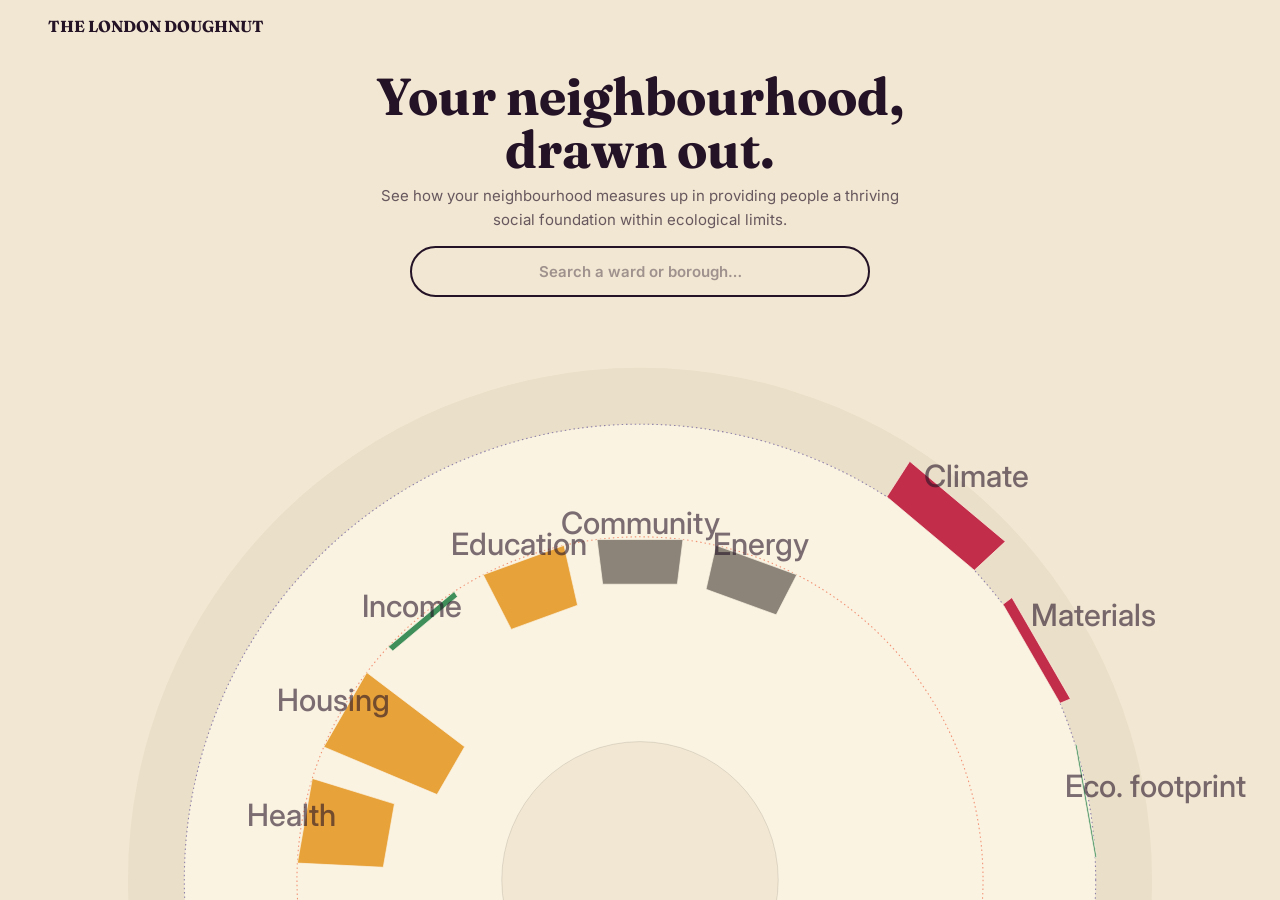
<file: index.html>
<!DOCTYPE html>
<html lang="en">
<head>
    <meta charset="UTF-8">
    <meta name="viewport" content="width=device-width, initial-scale=1.0">
    <title>The London Doughnut</title>
    <link rel="stylesheet" href="css/styles.css?v=31">
    <link rel="stylesheet" href="css/home.css?v=6">
</head>
<body>
    <header class="home-header">
        <span class="home-brand">THE LONDON DOUGHNUT</span>
    </header>

    <main>
        <section class="hero hero-mobile" id="hero-mobile">
            <div class="hero-content">
                <h1 class="hero-headline">Your neighbourhood, drawn out.</h1>
                <p class="hero-subtitle">See how your neighbourhood measures up in providing people a thriving social foundation within ecological limits.</p>
                <div class="hero-search">
                    <input type="text" data-search-input placeholder="Search a ward…" autocomplete="off">
                    <div class="search-results hidden" data-search-results></div>
                    <div class="search-picked hidden" data-search-picked></div>
                </div>
            </div>
            <div class="hero-doughnut" id="doughnut-mobile"></div>
        </section>

        <section class="hero hero-desktop" id="hero-desktop">
            <div class="hero-content">
                <h1 class="hero-headline">Your neighbourhood,<br>drawn out.</h1>
                <p class="hero-subtitle">See how your neighbourhood measures up in providing people a thriving social foundation within ecological limits.</p>
                <div class="hero-search">
                    <input type="text" data-search-input placeholder="Search a ward or borough…" autocomplete="off">
                    <div class="search-results hidden" data-search-results></div>
                    <div class="search-picked hidden" data-search-picked></div>
                </div>
            </div>
            <div class="hero-doughnut" id="doughnut-desktop"></div>
        </section>
    </main>

    <script src="js/home.js?v=5"></script>
</body>
</html>
</file>
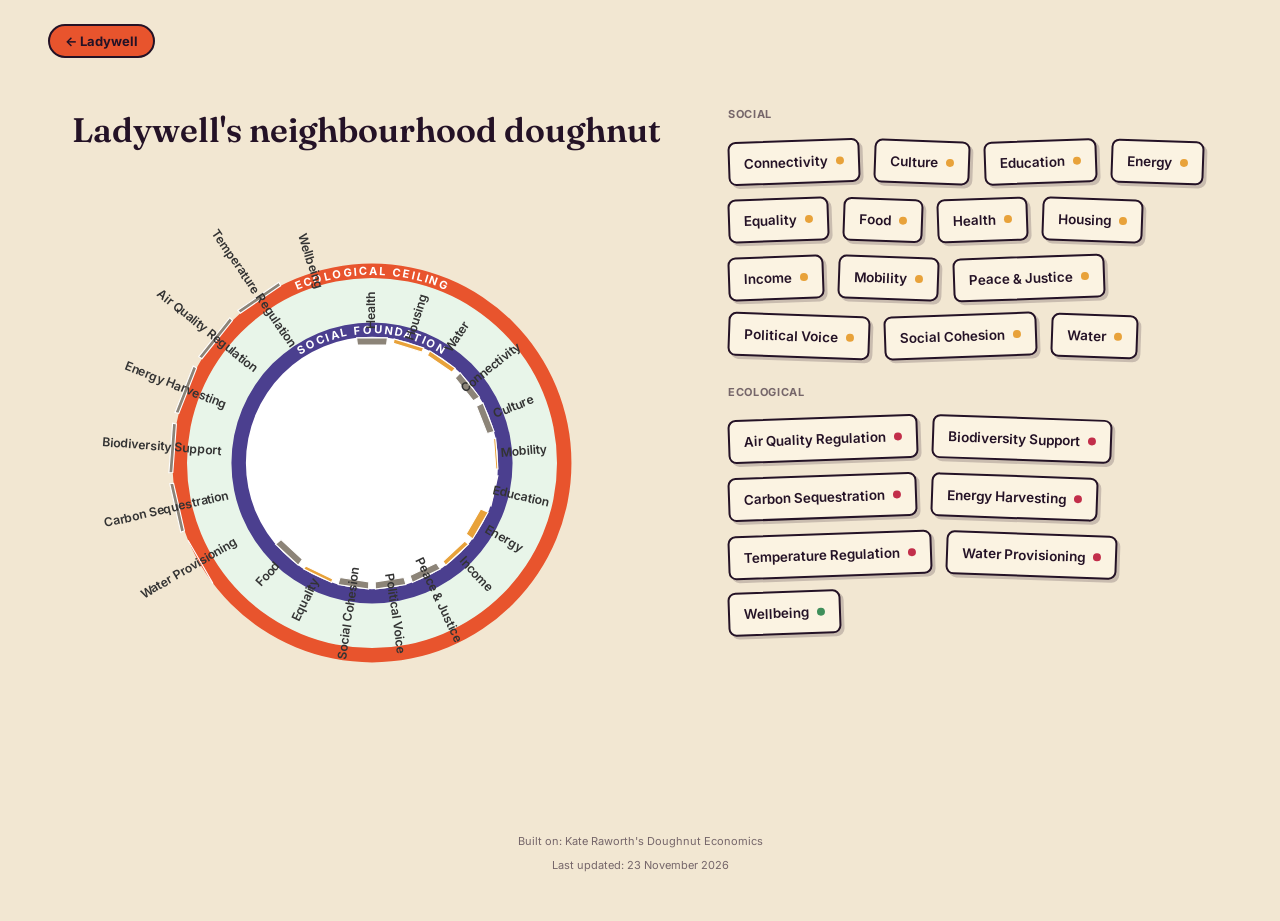
<file: ward.html>
<!DOCTYPE html>
<html lang="en">
<head>
    <meta charset="UTF-8">
    <meta name="viewport" content="width=device-width, initial-scale=1.0">
    <title>Ladywell Neighbourhood Doughnut</title>
    <link rel="stylesheet" href="css/styles.css?v=44">
</head>
<body>
    <header>
        <button class="ward-pill" id="ward-pill-home">← Ladywell</button>
    </header>

    <main>
        <div class="content-grid">
            <div class="left-column">
                <div class="intro-section">
                    <h1 class="desktop-headline">Ladywell's neighbourhood doughnut</h1>
                </div>

                <div class="chart-section">
                    <div id="doughnut-chart"></div>
                </div>

                <!-- Torn paper divider (mobile only) -->
                <div class="torn-divider"></div>
            </div>

            <!-- Dimensions panel (right column on desktop, below chart on mobile) -->
            <div class="dimensions-panel" id="dimensions-panel">
                <div class="dimension-section">
                    <h2 class="section-heading" id="social-heading">SOCIAL</h2>
                    <div class="dimension-cards" id="social-cards">
                        <!-- Populated by JavaScript -->
                    </div>
                </div>

                <div class="dimension-section">
                    <h2 class="section-heading" id="ecological-heading">ECOLOGICAL</h2>
                    <div class="dimension-cards" id="ecological-cards">
                        <!-- Populated by JavaScript -->
                    </div>
                </div>
            </div>
        </div>

        <footer class="page-footer">
            <p>Built on: Kate Raworth's Doughnut Economics</p>
            <p>Last updated: <span id="generated-at">—</span></p>
        </footer>
    </main>

    <!-- Dimension detail overlay -->
    <div id="dimension-overlay" class="dimension-overlay hidden">
        <div class="overlay-content">
            <button class="back-button" id="back-button">← Back</button>
            <div class="detail-container" id="detail-container">
                <!-- Populated by JavaScript -->
            </div>
        </div>
    </div>

    <script src="js/chart.js?v=14"></script>
    <script src="js/app.js?v=149"></script>
</body>
</html>
</file>
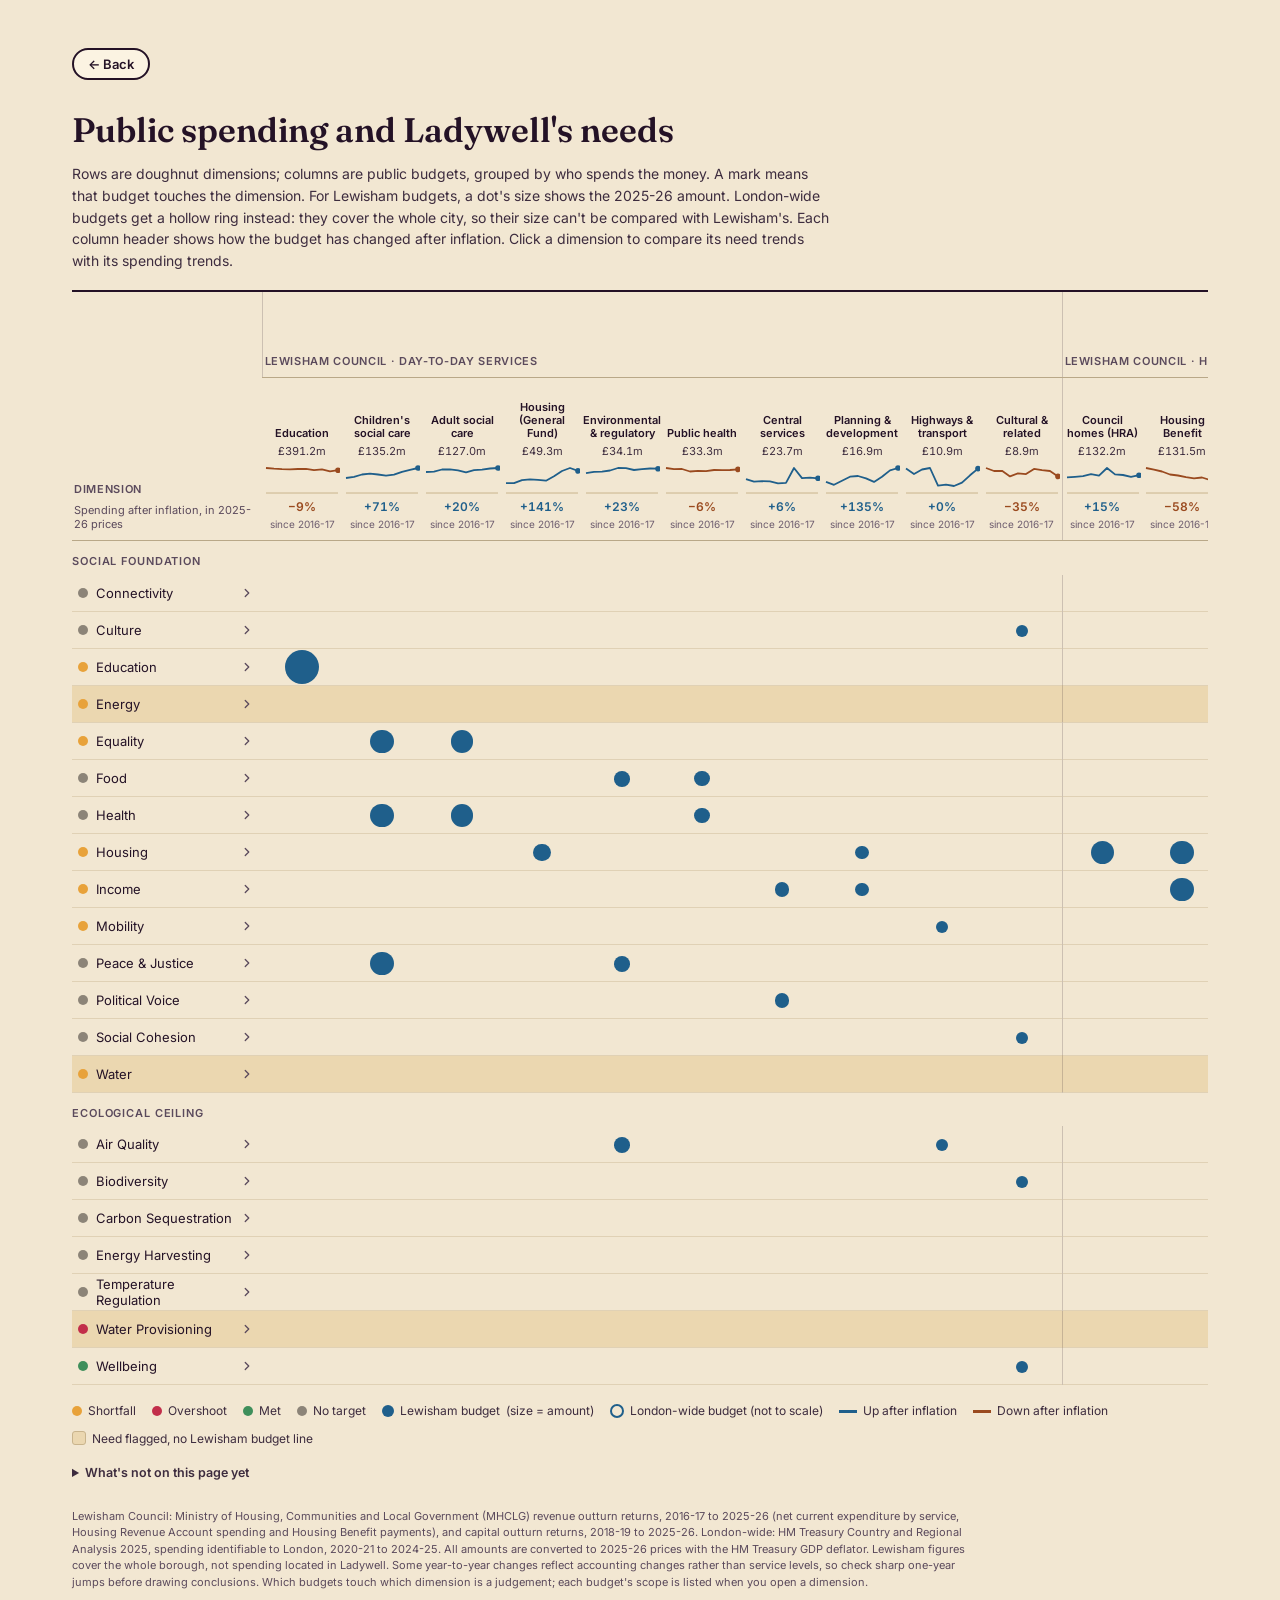
<file: site/spending.html>
<!DOCTYPE html>
<html lang="en">
<head>
    <meta charset="UTF-8">
    <meta name="viewport" content="width=device-width, initial-scale=1.0">
    <title>Public spending and Ladywell's needs</title>
    <link rel="stylesheet" href="css/styles.css?v=46">
    <link rel="stylesheet" href="css/spending.css?v=6">
</head>
<body>
    <main class="spend-page">
        <a class="back-button" href="ward.html">← Back</a>
        <h1>Public spending and Ladywell's needs</h1>
        <p class="spend-intro desktop-only">Rows are doughnut dimensions; columns are public budgets, grouped by who spends the money. A mark means that budget touches the dimension. For Lewisham budgets, a dot's size shows the 2025-26 amount. London-wide budgets get a hollow ring instead: they cover the whole city, so their size can't be compared with Lewisham's. Each column header shows how the budget has changed after inflation. Click a dimension to compare its need trends with its spending trends.</p>

        <p class="spend-intro mobile-only">Each row is a doughnut dimension. Tap one to see how the need has changed and which public budgets touch it, with how each budget has changed after inflation. Filled dots are Lewisham budgets; hollow rings are London-wide budgets, shown for context only because they cover the whole city.</p>

        <div class="spend-mobile mobile-only" id="spend-mobile"></div>

        <div class="spend-table-wrap desktop-only" tabindex="0" role="region" aria-label="Public spending grid, scrolls sideways">
            <table class="spend-grid" id="spend-grid">
                <caption class="visually-hidden">Public budgets for Lewisham and London, and the Ladywell doughnut dimensions they touch</caption>
                <thead id="spend-head"></thead>
                <tbody id="spend-body">
                    <tr><td class="spend-loading">Loading spending data…</td></tr>
                </tbody>
            </table>
        </div>

        <div class="spend-legend" aria-label="Key">
            <span><span class="key-dot" style="background: var(--shortfall)"></span>Shortfall</span>
            <span><span class="key-dot" style="background: var(--overshoot)"></span>Overshoot</span>
            <span><span class="key-dot" style="background: var(--met)"></span>Met</span>
            <span><span class="key-dot" style="background: var(--descriptive)"></span>No target</span>
            <span><span class="spend-dot key-size"></span>Lewisham budget<span class="desktop-only-inline"> (size = amount)</span></span>
            <span><span class="spend-ring"></span>London-wide budget (not to scale)</span>
            <span><span class="key-line" style="background: var(--spend)"></span>Up after inflation</span>
            <span><span class="key-line" style="background: var(--spend-down)"></span>Down after inflation</span>
            <span><span class="key-gap"></span>Need flagged, no Lewisham budget line</span>
        </div>

        <details class="spend-all mobile-only">
            <summary>All budgets and how they've changed</summary>
            <div id="spend-all-list"></div>
        </details>

        <details class="spend-gaps">
            <summary>What's not on this page yet</summary>
            <ul id="spend-gaps-list"></ul>
        </details>

        <p class="spend-footnote" id="spend-footnote">Lewisham Council: Ministry of Housing, Communities and Local Government (MHCLG) revenue outturn returns, 2016-17 to 2025-26 (net current expenditure by service, Housing Revenue Account spending and Housing Benefit payments), and capital outturn returns, 2018-19 to 2025-26. London-wide: HM Treasury Country and Regional Analysis 2025, spending identifiable to London, 2020-21 to 2024-25. All amounts are converted to 2025-26 prices with the HM Treasury GDP deflator. Lewisham figures cover the whole borough, not spending located in Ladywell. Some year-to-year changes reflect accounting changes rather than service levels, so check sharp one-year jumps before drawing conclusions. Which budgets touch which dimension is a judgement; each budget's scope is listed when you open a dimension.</p>
    </main>

    <script src="js/chart.js?v=14"></script>
    <script src="js/spending.js?v=5"></script>
</body>
</html>
</file>
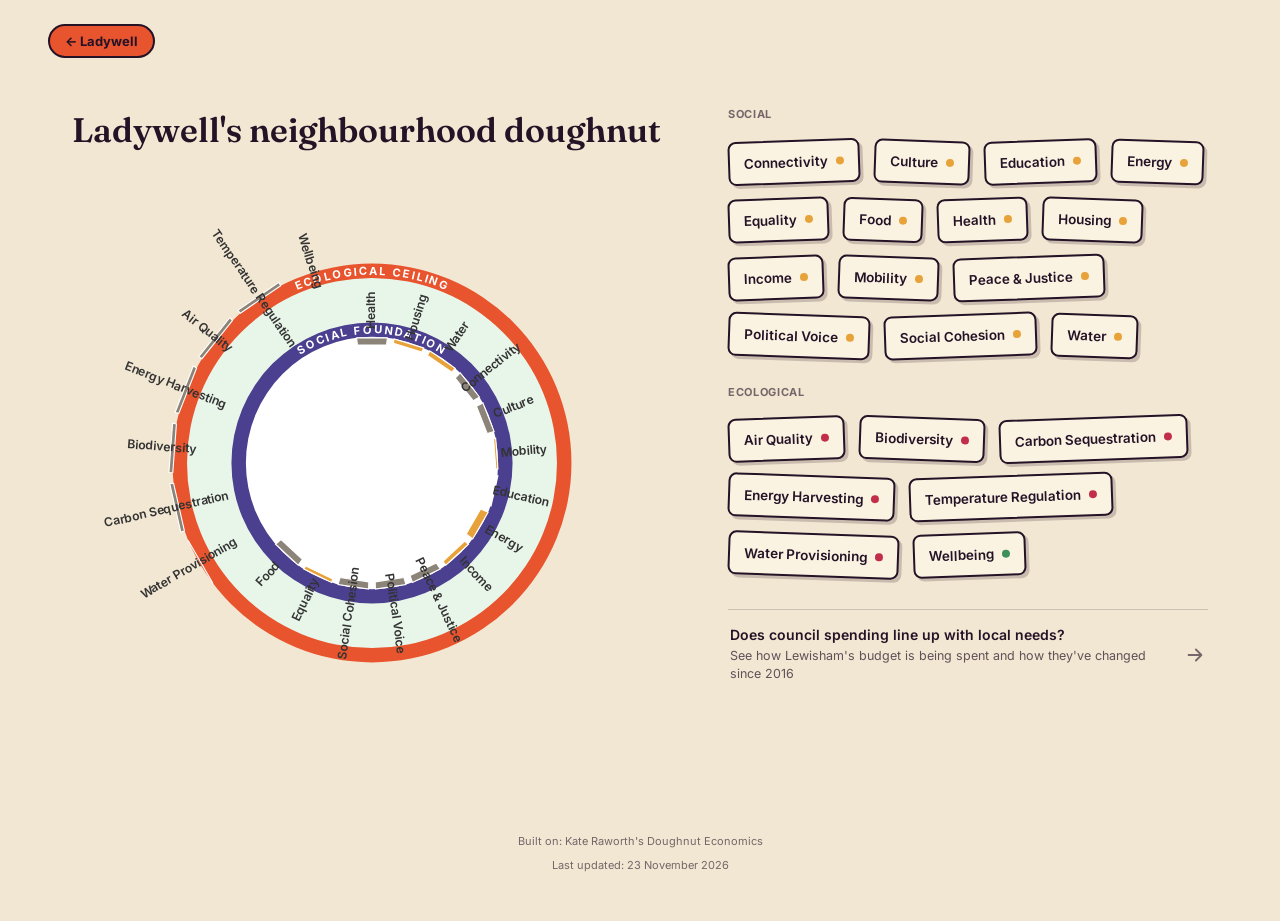
<file: site/ward.html>
<!DOCTYPE html>
<html lang="en">
<head>
    <meta charset="UTF-8">
    <meta name="viewport" content="width=device-width, initial-scale=1.0">
    <title>Ladywell Neighbourhood Doughnut</title>
    <link rel="stylesheet" href="css/styles.css?v=46">
</head>
<body>
    <header>
        <button class="ward-pill" id="ward-pill-home">← Ladywell</button>
    </header>

    <main>
        <div class="content-grid">
            <div class="left-column">
                <div class="intro-section">
                    <h1 class="desktop-headline">Ladywell's neighbourhood doughnut</h1>
                </div>

                <div class="chart-section">
                    <div id="doughnut-chart"></div>
                </div>

                <!-- Torn paper divider (mobile only) -->
                <div class="torn-divider"></div>
            </div>

            <!-- Dimensions panel (right column on desktop, below chart on mobile) -->
            <div class="dimensions-panel" id="dimensions-panel">
                <div class="dimension-section">
                    <h2 class="section-heading" id="social-heading">SOCIAL</h2>
                    <div class="dimension-cards" id="social-cards">
                        <!-- Populated by JavaScript -->
                    </div>
                </div>

                <div class="dimension-section">
                    <h2 class="section-heading" id="ecological-heading">ECOLOGICAL</h2>
                    <div class="dimension-cards" id="ecological-cards">
                        <!-- Populated by JavaScript -->
                    </div>
                </div>

                <a class="spend-entry-card" href="spending.html">
                    <span class="spend-entry-text">
                        <span class="spend-entry-title">Does council spending line up with local needs?</span>
                        <span class="spend-entry-sub">See how Lewisham's budget is being spent and how they've changed since 2016</span>
                    </span>
                    <svg width="22" height="22" viewBox="0 0 24 24" fill="none" stroke="currentColor" stroke-width="2" stroke-linecap="round" stroke-linejoin="round" aria-hidden="true"><path d="M5 12h14M13 6l6 6-6 6"/></svg>
                </a>
            </div>
        </div>

        <footer class="page-footer">
            <p>Built on: Kate Raworth's Doughnut Economics</p>
            <p>Last updated: <span id="generated-at">—</span></p>
        </footer>
    </main>

    <!-- Dimension detail overlay -->
    <div id="dimension-overlay" class="dimension-overlay hidden">
        <div class="overlay-content">
            <button class="back-button" id="back-button">← Back</button>
            <div class="detail-container" id="detail-container">
                <!-- Populated by JavaScript -->
            </div>
        </div>
    </div>

    <script src="js/chart.js?v=14"></script>
    <script src="js/app.js?v=149"></script>
</body>
</html>
</file>
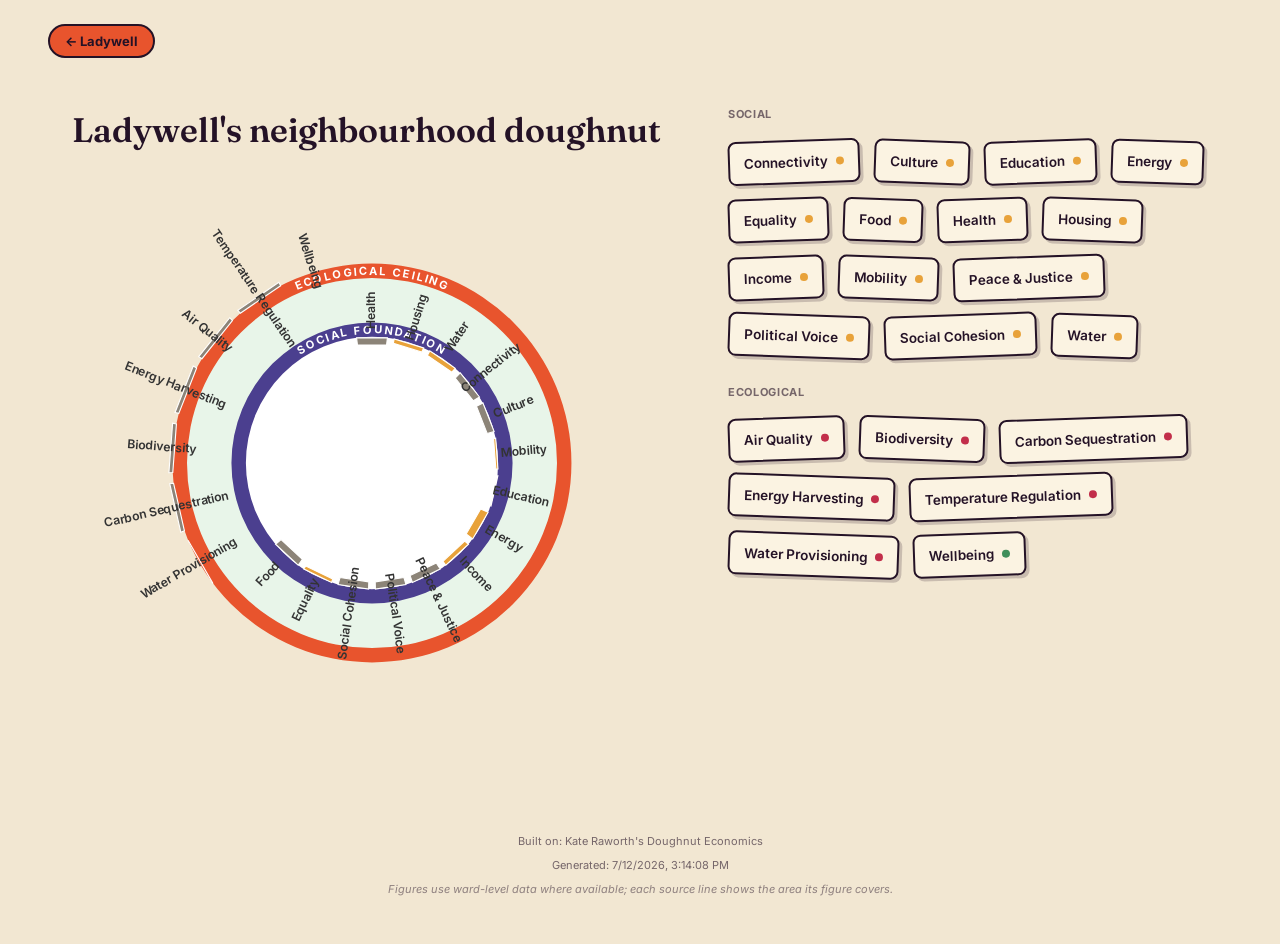
<file: pr-preview/pr-13/ward.html>
<!DOCTYPE html>
<html lang="en">
<head>
    <meta charset="UTF-8">
    <meta name="viewport" content="width=device-width, initial-scale=1.0">
    <title>Ladywell Neighbourhood Doughnut</title>
    <link rel="stylesheet" href="css/styles.css?v=44">
</head>
<body>
    <header>
        <button class="ward-pill" id="ward-pill-home">← Ladywell</button>
    </header>

    <main>
        <div class="content-grid">
            <div class="left-column">
                <div class="intro-section">
                    <h1 class="desktop-headline">Ladywell's neighbourhood doughnut</h1>
                </div>

                <div class="chart-section">
                    <div id="doughnut-chart"></div>
                </div>

                <!-- Torn paper divider (mobile only) -->
                <div class="torn-divider"></div>
            </div>

            <!-- Dimensions panel (right column on desktop, below chart on mobile) -->
            <div class="dimensions-panel" id="dimensions-panel">
                <div class="dimension-section">
                    <h2 class="section-heading" id="social-heading">SOCIAL</h2>
                    <div class="dimension-cards" id="social-cards">
                        <!-- Populated by JavaScript -->
                    </div>
                </div>

                <div class="dimension-section">
                    <h2 class="section-heading" id="ecological-heading">ECOLOGICAL</h2>
                    <div class="dimension-cards" id="ecological-cards">
                        <!-- Populated by JavaScript -->
                    </div>
                </div>
            </div>
        </div>

        <footer class="page-footer">
            <p>Built on: Kate Raworth's Doughnut Economics</p>
            <p>Generated: <span id="generated-at">—</span></p>
            <p class="caveat">Figures use ward-level data where available; each source line shows the area its figure covers.</p>
        </footer>
    </main>

    <!-- Dimension detail overlay -->
    <div id="dimension-overlay" class="dimension-overlay hidden">
        <header>
            <button class="ward-pill" id="ward-pill-home-overlay">← Ladywell</button>
        </header>
        <div class="overlay-content">
            <button class="back-button" id="back-button">← Back</button>
            <div class="detail-container" id="detail-container">
                <!-- Populated by JavaScript -->
            </div>
        </div>
    </div>

    <script src="js/chart.js?v=15"></script>
    <script src="js/app.js?v=135"></script>
</body>
</html>
</file>
<file: css/styles.css>
/* Neighbourhood Doughnut Portrait - Noticeboard Collage Design */
/* Design tokens from handoff spec */

@import url('https://fonts.googleapis.com/css2?family=Fraunces:ital,opsz,wght@0,9..144,400;0,9..144,500;0,9..144,600;0,9..144,700;1,9..144,400&family=Inter:wght@400;500;600;700&display=swap');

:root {
    /* Collage palette */
    --ink: #241226;
    --paper: #F2E7D2;
    --card: #FBF3E2;
    --ringA: #E8542D;
    --ringB: #4B3F8F;

    /* Status colors (shared across all concepts) */
    --met: #3F8F5B;
    --shortfall: #E8A23A;
    --overshoot: #C22E4A;
    --descriptive: #8C8478;

    /* Typography */
    --font-serif: 'Fraunces', serif;
    --font-sans: 'Inter', -apple-system, BlinkMacSystemFont, 'Segoe UI', sans-serif;
}

* {
    margin: 0;
    padding: 0;
    box-sizing: border-box;
}

body {
    font-family: var(--font-sans);
    line-height: 1.6;
    color: var(--ink);
    background: var(--paper);
    padding: 0;
    min-height: 100vh;
}

/* Header row */
header {
    display: flex;
    align-items: center;
    justify-content: space-between;
    padding: 18px 22px 26px;
    background: var(--paper);
}

.ward-pill {
    background: var(--ringA);
    border: 2px solid var(--ink);
    border-radius: 20px;
    padding: 6px 13px;
    font-size: 12.5px;
    font-weight: 700;
    color: var(--paper);
    cursor: pointer;
    font-family: var(--font-sans);
}

@media (min-width: 768px) {
    .ward-pill {
        padding: 7px 15px;
        font-size: 13px;
        color: var(--ink);
    }
}

.header-label {
    font-size: 10.5px;
    font-weight: 700;
    letter-spacing: 0.06em;
    text-transform: uppercase;
    color: var(--ink);
    opacity: 0.53;
    display: none; /* Hidden on mobile */
}

/* Main container */
main {
    background: var(--paper);
}

/* Intro section */
.intro-section {
    padding: 20px 22px 0;
    position: relative;
}

h1 {
    font-family: var(--font-serif);
    font-weight: 600;
    font-size: 34px;
    line-height: 1.1;
    margin: 6px 0 14px;
    color: var(--ink);
}


/* Doughnut chart section */
.chart-section {
    position: relative;
    padding: 0 0 6px;
    display: flex;
    justify-content: center;
}

#doughnut-chart {
    position: relative;
    max-width: 1140px;
    width: 100%;
    margin: 0 auto;
}

#doughnut-chart svg {
    display: block;
    width: 100%;
    height: auto;
}

/* Torn paper divider */
.torn-divider {
    height: 14px;
    background: linear-gradient(to bottom, transparent 50%, var(--card) 50%);
    clip-path: polygon(
        0% 0%, 5% 100%, 10% 0%, 15% 100%, 20% 0%, 25% 100%, 30% 0%, 35% 100%,
        40% 0%, 45% 100%, 50% 0%, 55% 100%, 60% 0%, 65% 100%, 70% 0%, 75% 100%,
        80% 0%, 85% 100%, 90% 0%, 95% 100%, 100% 0%, 100% 100%, 0% 100%
    );
}

/* Dimensions panel */
.dimensions-panel {
    padding: 48px 22px 40px;
    background: var(--card);
}

.dimension-section {
    margin-bottom: 26px;
}

.dimension-section:last-child {
    margin-bottom: 0;
}

.section-heading {
    font-size: 11px;
    font-weight: 700;
    letter-spacing: 0.06em;
    text-transform: uppercase;
    color: var(--ink);
    opacity: 0.6;
    margin: 0 0 16px;
}

/* Pinned cards */
.dimension-cards {
    display: flex;
    flex-wrap: wrap;
    gap: 14px;
}

.dimension-card {
    background: var(--paper);
    border: 2px solid var(--ink);
    border-radius: 8px;
    padding: 12px 14px;
    font-size: 13.5px;
    font-weight: 600;
    color: var(--ink);
    cursor: pointer;
    box-shadow: 3px 3px 0 rgba(36, 18, 38, 0.2);
    display: flex;
    align-items: center;
    gap: 8px;
    font-family: var(--font-sans);
    transition: transform 0.2s ease;
}

.dimension-card:hover {
    transform: translateY(-2px) !important;
}

/* Alternating rotation for pinned cards */
.dimension-card:nth-child(odd) {
    transform: rotate(-2deg);
}

.dimension-card:nth-child(even) {
    transform: rotate(2deg);
}

.status-dot {
    width: 8px;
    height: 8px;
    border-radius: 50%;
    flex-shrink: 0;
}

.status-dot.met { background: var(--met); }
.status-dot.shortfall { background: var(--shortfall); }
.status-dot.overshoot { background: var(--overshoot); }
.status-dot.descriptive { background: var(--descriptive); }

/* Empty state */
.empty-state {
    font-size: 12.5px;
    font-style: italic;
    color: var(--ink);
    opacity: 0.47;
    margin: 0;
}

/* Detail section (below chart) */
.dimensions-detail {
    padding: 22px 22px 40px;
    background: var(--card);
    margin-top: 20px;
}

.dimensions-detail h3 {
    font-size: 11px;
    font-weight: 700;
    letter-spacing: 0.06em;
    text-transform: uppercase;
    color: var(--ink);
    opacity: 0.6;
    margin: 0 0 20px;
}

.dimension-group {
    margin-bottom: 20px;
    padding: 15px;
    background: #f9f9f9;
    border-radius: 4px;
}

.dimension-group h5 {
    margin: 0 0 10px;
    color: #333;
    font-size: 1.1em;
}

.status-badge {
    padding: 4px 12px;
    border-radius: 12px;
    font-size: 0.75em;
    font-weight: 600;
    text-transform: capitalize;
}

.status-badge.shortfall { background: var(--shortfall); color: white; }
.status-badge.met { background: var(--met); color: white; }
.status-badge.overshoot { background: var(--overshoot); color: white; }
.status-badge.descriptive_only { background: var(--descriptive); color: white; }

.indicator-item {
    background: white;
    padding: 12px;
    border-radius: 3px;
    margin-bottom: 10px;
}

.dimension-meta {
    font-size: 0.85em;
    color: #666;
}

.geography-tag {
    font-size: 0.75em;
    display: inline-block;
    margin-top: 4px;
    background: #e3f2fd;
    padding: 2px 6px;
    border-radius: 3px;
}

.confidence-tag {
    margin-left: 8px;
    font-size: 0.75em;
}

.confidence-tag.high { color: var(--met); }
.confidence-tag.medium { color: var(--shortfall); }
.confidence-tag.low { color: var(--overshoot); }

/* Footer */
.page-footer {
    text-align: center;
    padding: 40px 22px;
    color: var(--ink);
    opacity: 0.6;
    font-size: 11px;
    line-height: 1.6;
}

.page-footer p {
    margin: 6px 0;
}

.caveat {
    font-style: italic;
    opacity: 0.8;
}

/* Desktop layout (6a) - 1180px reference width */
@media (min-width: 768px) {
    header {
        padding: 24px 48px;
    }

    .header-label {
        display: block;
    }

    main {
        max-width: 1232px;
        margin: 0 auto;
    }

    .content-grid {
        display: grid;
        grid-template-columns: minmax(600px, 1fr) 480px;
        gap: 56px;
        padding: 24px 48px;
    }

    .left-column {
        display: flex;
        flex-direction: column;
    }

    .intro-section {
        padding: 0;
        margin-bottom: 0;
    }

    .chart-section {
        padding: 0;
        display: flex;
        align-items: flex-start;
        justify-content: flex-start;
    }

    #doughnut-chart {
        max-width: 600px;
        width: 100%;
        margin: 0;
    }

    .torn-divider {
        display: none; /* Only on mobile */
    }

    .dimensions-panel {
        padding: 0;
        background: transparent;
    }

    .dimension-card {
        background: var(--card);
    }
}

/* Dimension Detail Overlay */
.dimension-overlay {
    position: fixed;
    top: 0;
    left: 0;
    width: 100%;
    height: 100%;
    background: var(--paper);
    z-index: 1000;
    overflow-y: auto;
    transition: transform 0.3s cubic-bezier(0.2, 0.8, 0.2, 1);
    transform: translateX(100%);
}

.dimension-overlay.hidden {
    transform: translateX(100%);
    pointer-events: none;
}

.dimension-overlay.visible {
    transform: translateX(0);
    pointer-events: auto;
}

.overlay-content {
    min-height: 100%;
    padding: 22px;
}

.back-button {
    background: var(--card);
    border: 2px solid var(--ink);
    border-radius: 20px;
    padding: 6px 14px;
    font-size: 13px;
    font-weight: 600;
    color: var(--ink);
    cursor: pointer;
    font-family: var(--font-sans);
    margin-bottom: 24px;
    position: sticky;
    top: 22px;
    z-index: 10;
    display: inline-block;
}

.detail-container {
    max-width: 640px;
    margin: 0 auto;
}

.ring-label {
    font-size: 11px;
    font-weight: 700;
    text-transform: uppercase;
    letter-spacing: 0.06em;
    margin-bottom: 12px;
}

.ring-label.social { color: var(--shortfall); }
.ring-label.ecological { color: var(--overshoot); }

.detail-dimension-name {
    font-family: var(--font-serif);
    font-size: 26px;
    font-weight: 600;
    color: var(--ink);
    margin-bottom: 12px;
    line-height: 1.2;
}

.detail-status-pill {
    display: inline-block;
    padding: 5px 12px;
    border-radius: 16px;
    font-size: 11.5px;
    font-weight: 700;
    color: var(--paper);
    margin-bottom: 16px;
}

.detail-status-pill.met { background: var(--met); }
.detail-status-pill.shortfall { background: var(--shortfall); }
.detail-status-pill.overshoot { background: var(--overshoot); }
.detail-status-pill.descriptive { background: var(--descriptive); }

.plain-english {
    font-size: 15px;
    line-height: 1.6;
    color: var(--ink);
    margin-bottom: 20px;
}

.value-readout {
    margin-bottom: 20px;
    display: flex;
    align-items: baseline;
    gap: 12px;
}

.big-value {
    font-family: var(--font-serif);
    font-size: 32px;
    font-weight: 600;
    line-height: 1.15;
    color: var(--ink);
    flex-shrink: 0;
    max-width: 60%;
}

.indicator-meta {
    font-size: 12.5px;
    line-height: 1.45;
    color: var(--ink);
    opacity: 0.6;
    min-width: 0;
}

/* Phones: stack the label under the number so the figure gets the full width
   instead of being squeezed into a narrow column beside it. */
@media (max-width: 767px) {
    .value-readout {
        flex-direction: column;
        align-items: flex-start;
        gap: 4px;
    }

    .big-value {
        font-size: 30px;
        max-width: 100%;
    }
}

.section-label {
    font-size: 11px;
    font-weight: 700;
    text-transform: uppercase;
    letter-spacing: 0.06em;
    color: var(--ink);
    opacity: 0.6;
    margin: 28px 0 16px;
}

.section-divider {
    height: 1px;
    background: var(--ink);
    opacity: 0.15;
    margin: 28px 0;
}

.detail-section {
    margin-bottom: 0;
    position: relative;
}

.detail-section h3 {
    font-size: 12px;
    font-weight: 700;
    text-transform: uppercase;
    letter-spacing: 0.06em;
    color: var(--ink);
    opacity: 0.55;
    margin-bottom: 12px;
}

.detail-section p {
    font-size: 13.5px;
    line-height: 1.6;
    color: var(--ink);
    opacity: 0.72;
}

.why-section {
    margin-top: 24px;
}

.council-context-heading {
    font-size: 12px;
    font-weight: 700;
    text-transform: uppercase;
    letter-spacing: 0.06em;
    color: var(--ink);
    opacity: 0.55;
    margin-bottom: 12px;
    margin-top: 24px;
}

.council-context {
    background: var(--card);
    padding: 16px;
    border-radius: 8px;
    margin-bottom: 24px;
}

.council-context h4 {
    font-size: 14px;
    font-weight: 600;
    margin-bottom: 6px;
}

.council-date {
    font-size: 11.5px;
    opacity: 0.5;
    margin-bottom: 8px;
}

.council-summary {
    font-size: 13px;
    font-style: italic;
    opacity: 0.72;
}

.council-summary p {
    margin: 0 0 10px 0;
}

.council-summary p:last-child {
    margin-bottom: 0;
}

.council-summary ul {
    margin: 10px 0;
    padding-left: 20px;
}

.council-summary li {
    margin-bottom: 8px;
}

.council-summary li:last-child {
    margin-bottom: 0;
}

.council-summary strong {
    font-style: normal;
}

.council-context .source-line {
    margin-top: 14px;
    margin-bottom: 0;
}

/* LOTI digital-exclusion key stats - a grid of stat cards embedded inside a
   "why this is happening" paragraph. Each card names its own population base,
   because the figures are shares of different populations and aren't comparable
   as bars on one axis. Not reusing .council-summary's italic styling since this
   is data, not a document summary. */
.loti-snapshot {
    display: grid;
    grid-template-columns: repeat(auto-fill, minmax(150px, 1fr));
    gap: 10px;
    margin: 14px 0 10px;
    font-style: normal;
}

.loti-stat {
    display: flex;
    flex-direction: column;
    gap: 4px;
    padding: 12px 14px;
    background: rgba(36, 18, 38, 0.05);
    border-radius: 8px;
}

.loti-value {
    font-size: 22px;
    font-weight: 600;
    line-height: 1.1;
    color: var(--ringA);
}

.loti-label {
    font-size: 12.5px;
    line-height: 1.35;
    opacity: 0.8;
}

.loti-note {
    margin: 0 0 14px;
    font-size: 12px;
    opacity: 0.65;
}

.involve-scroll {
    display: flex;
    gap: 14px;
    overflow-x: auto;
    scroll-snap-type: x mandatory;
    -webkit-overflow-scrolling: touch;
    margin: 0 -22px 20px;
    padding: 4px 22px 14px;
}

.involve-scroll::-webkit-scrollbar {
    height: 6px;
}

.involve-scroll::-webkit-scrollbar-thumb {
    background: rgba(36, 18, 38, 0.25);
    border-radius: 3px;
}

.involve-card {
    display: block;
    flex: 0 0 250px;
    scroll-snap-align: start;
    background: var(--paper);
    border: 2px solid var(--ink);
    border-top: 5px solid var(--ringA);
    border-radius: 10px;
    padding: 16px;
    box-shadow: 3px 3px 0 rgba(36, 18, 38, 0.15);
    text-decoration: none;
    color: var(--ink);
    cursor: pointer;
}

.involve-card:hover {
    box-shadow: 4px 4px 0 rgba(36, 18, 38, 0.2);
    transform: translateY(-1px);
}

.involve-card:hover h4 {
    text-decoration: underline;
}

.involve-card:nth-child(3n+2) {
    border-top-color: var(--ringB);
}

.involve-card:nth-child(3n+3) {
    border-top-color: var(--met);
}

.involve-card h4 {
    font-size: 14px;
    font-weight: 700;
    margin: 0 0 8px;
    line-height: 1.3;
}

.involve-card p {
    font-size: 13px;
    line-height: 1.55;
    color: var(--ink);
    opacity: 0.78;
    margin: 0;
}

.hmw-prompt {
    margin-top: 24px;
    margin-bottom: 16px;
}

.hmw-eyebrow {
    font-size: 12px;
    font-weight: 700;
    text-transform: uppercase;
    letter-spacing: 0.06em;
    color: var(--ink);
    opacity: 0.55;
    margin-bottom: 12px;
    margin-top: 0;
}

.add-take-btn {
    background: var(--ringA);
    color: var(--paper);
    border: none;
    padding: 14px 32px;
    border-radius: 24px;
    font-size: 15px;
    font-weight: 700;
    cursor: pointer;
    transition: all 0.2s;
    margin-top: 8px;
    display: inline-block;
}

.add-take-btn:hover {
    background: var(--paper);
    color: var(--ringA);
}

.prompts {
    margin-bottom: 24px;
}

.prompt {
    font-family: var(--font-serif);
    font-size: 14.5px;
    font-style: italic;
    color: var(--ringB);
    margin-bottom: 10px;
}

.cta-row {
    display: flex;
    gap: 20px;
    align-items: center;
    margin-bottom: 24px;
    flex-wrap: wrap;
}

.cta-button {
    background: var(--ringA);
    color: var(--paper);
    border: none;
    border-radius: 20px;
    padding: 8px 18px;
    font-size: 13px;
    font-weight: 600;
    cursor: pointer;
    font-family: var(--font-sans);
}

.cta-link {
    color: var(--ringB);
    text-decoration: underline;
    font-size: 13px;
    cursor: pointer;
}

.source-line {
    font-size: 11px;
    color: var(--ink);
    opacity: 0.45;
    margin-top: 4px;
    margin-bottom: 32px;
}

.source-line a {
    color: inherit;
}

/* Desktop overlay - fade instead of slide */
@media (min-width: 768px) {
    .dimension-overlay {
        transition: opacity 0.25s ease;
        transform: none;
        opacity: 0;
    }

    .dimension-overlay.hidden {
        transform: none;
        opacity: 0;
    }

    .dimension-overlay.visible {
        opacity: 1;
    }

    .overlay-content {
        padding: 48px;
    }

    .involve-scroll {
        margin: 0 -48px 20px;
        padding: 4px 48px 14px;
    }

    /* Stays pinned while scrolling on desktop too, so Back is reachable from the bottom of a long page */
    .back-button {
        margin-bottom: 32px;
    }
}

/* Loading state */
.loading {
    text-align: center;
    color: var(--ink);
    opacity: 0.6;
    padding: 40px;
}
</file>
<file: css/home.css>
/* Homepage hero — ported from Claude Design "Homepage Concepts" (2a desktop / 2d mobile) */

/* The homepage is a single fixed-viewport screen, not a scrolling page. */
html, body {
    height: 100%;
    overflow: hidden;
}

body {
    display: flex;
    flex-direction: column;
}

main {
    flex: 1;
    min-height: 0;
    display: flex;
    flex-direction: column;
    overflow: hidden;
    /* styles.css caps main's width for ward.html's desktop layout — not wanted here. */
    max-width: none;
    margin: 0;
}

.home-header {
    flex-shrink: 0;
    padding: 12px 22px 0;
    display: block;
}

.home-brand {
    font-family: var(--font-serif);
    font-weight: 700;
    font-size: 14px;
    color: var(--ink);
}

@media (min-width: 768px) {
    .home-header {
        padding: 14px 48px;
    }

    .home-brand {
        font-size: 16px;
    }
}

.hero {
    position: relative;
    overflow: hidden;
}

.hero-content {
    position: relative;
    z-index: 2;
}

.hero-doughnut {
    pointer-events: none;
    z-index: 1;
}

.hero-doughnut svg {
    pointer-events: auto;
    display: block;
    width: 100%;
    height: 100%;
}

.hero-search {
    position: relative;
}

.hero-search input {
    font-family: var(--font-sans);
    outline: none;
}

.hero-search input::placeholder {
    color: rgba(36, 18, 38, 0.4);
}

.search-results {
    position: absolute;
    left: 0;
    right: 0;
    background: var(--card);
    border: 2px solid var(--ink);
    z-index: 5;
    animation: dropIn 0.16s ease-out;
    box-shadow: 4px 4px 0 rgba(36, 18, 38, 0.13);
}

.search-results.hidden {
    display: none;
}

.search-result {
    width: 100%;
    display: flex;
    justify-content: space-between;
    align-items: center;
    text-align: left;
    background: none;
    border: none;
    cursor: pointer;
    font-weight: 600;
    color: var(--ink);
    font-family: var(--font-sans);
}

.search-tag {
    font-weight: 700;
}

.search-tag.live {
    color: var(--met);
}

.search-tag.soon {
    color: rgba(36, 18, 38, 0.47);
}

.search-empty {
    font-style: italic;
    color: rgba(36, 18, 38, 0.47);
}

.search-picked {
    background: var(--ringA);
    color: var(--paper);
    border: 2px solid var(--ink);
    font-weight: 600;
    animation: fadeUp 0.2s ease-out;
}

.search-picked.hidden {
    display: none;
}

/* Mobile hero (default) — content column, then the doughnut filling the rest of the
   screen (left half visible, cropped/bled off the right edge, flush with the bottom) */
.hero-mobile {
    flex: 1;
    min-height: 0;
    display: flex;
    flex-direction: column;
}

.hero-desktop {
    display: none;
}

.hero-mobile .hero-content {
    flex-shrink: 0;
    padding: 28px 22px 12px 34px;
    max-width: 230px;
}

.hero-mobile .hero-headline {
    font-family: var(--font-serif);
    font-weight: 700;
    font-size: 29px;
    line-height: 1.06;
    margin: 0 0 6px;
    color: var(--ink);
}

.hero-mobile .hero-subtitle {
    font-size: 12.5px;
    line-height: 1.5;
    color: var(--ink);
    opacity: 0.67;
    margin: 0 0 10px;
}

.hero-mobile .hero-search input {
    width: 100%;
    box-sizing: border-box;
    background: transparent;
    border: 2px solid var(--ink);
    border-radius: 20px;
    padding: 11px 14px;
    font-size: 13px;
    font-weight: 600;
    color: var(--ink);
}

.hero-mobile .search-results {
    top: 44px;
    border-radius: 14px;
    padding: 6px;
}

.hero-mobile .search-result {
    padding: 9px 10px;
    border-radius: 8px;
    font-size: 12.5px;
}

.hero-mobile .search-tag {
    font-size: 10px;
}

.hero-mobile .search-empty {
    padding: 10px;
    font-size: 11.5px;
}

.hero-mobile .search-picked {
    margin-top: 12px;
    border-radius: 12px;
    padding: 10px 14px;
    font-size: 12px;
}

.hero-mobile .hero-doughnut {
    position: relative;
    flex: 1;
    min-height: 0;
    width: 100%;
    margin: 0;
    overflow: hidden;
}

/* Desktop hero — centered content, half-doughnut pinned to the bottom */
@media (min-width: 768px) {
    .hero-mobile {
        display: none;
    }

    .hero-desktop {
        flex: 1;
        min-height: 0;
        display: flex;
        flex-direction: column;
    }

    .hero-desktop .hero-content {
        flex-shrink: 0;
        text-align: center;
        padding: 16px 48px 0;
    }

    .hero-desktop .hero-headline {
        font-family: var(--font-serif);
        font-weight: 700;
        font-size: 52px;
        line-height: 1.02;
        margin: 0 0 8px;
        color: var(--ink);
    }

    .hero-desktop .hero-subtitle {
        font-size: 15px;
        line-height: 1.6;
        color: var(--ink);
        opacity: 0.67;
        max-width: 520px;
        margin: 0 auto 14px;
    }

    .hero-desktop .hero-search {
        max-width: 460px;
        margin: 0 auto;
    }

    .hero-desktop .hero-search input {
        width: 100%;
        box-sizing: border-box;
        background: transparent;
        border: 2px solid var(--ink);
        border-radius: 26px;
        padding: 14px 20px;
        font-size: 15px;
        font-weight: 600;
        color: var(--ink);
        text-align: center;
    }

    .hero-desktop .search-results {
        top: 52px;
        border-radius: 16px;
        padding: 8px;
        text-align: left;
    }

    .hero-desktop .search-result {
        padding: 11px 12px;
        border-radius: 9px;
        font-size: 14px;
    }

    .hero-desktop .search-tag {
        font-size: 11px;
    }

    .hero-desktop .search-empty {
        padding: 12px;
        font-size: 13px;
    }

    .hero-desktop .search-picked {
        max-width: 460px;
        margin: 14px auto 0;
        border-radius: 14px;
        padding: 12px 16px;
        font-size: 13.5px;
    }

    .hero-desktop .hero-doughnut {
        position: relative;
        flex: 1;
        min-height: 0;
        width: 100%;
        margin: 0;
        overflow: hidden;
    }
}

@keyframes dropIn {
    from { opacity: 0; transform: translateY(-6px); }
    to { opacity: 1; transform: translateY(0); }
}

@keyframes doughnutIn {
    from { opacity: 0; transform: scale(0.86); }
    to { opacity: 1; transform: scale(1); }
}

@keyframes fadeUp {
    from { opacity: 0; transform: translateY(10px); }
    to { opacity: 1; transform: translateY(0); }
}
</file>
<file: site/css/styles.css>
/* Neighbourhood Doughnut Portrait - Noticeboard Collage Design */
/* Design tokens from handoff spec */

@import url('https://fonts.googleapis.com/css2?family=Fraunces:ital,opsz,wght@0,9..144,400;0,9..144,500;0,9..144,600;0,9..144,700;1,9..144,400&family=Inter:wght@400;500;600;700&display=swap');

:root {
    /* Collage palette */
    --ink: #241226;
    --paper: #F2E7D2;
    --card: #FBF3E2;
    --ringA: #E8542D;
    --ringB: #4B3F8F;

    /* Status colors (shared across all concepts) */
    --met: #3F8F5B;
    --shortfall: #E8A23A;
    --overshoot: #C22E4A;
    --descriptive: #8C8478;

    /* Council spending (spending.html and its ward-page card) */
    --spend: #1F5F8B;
    --spend-down: #9A4A1F;

    /* Typography */
    --font-serif: 'Fraunces', serif;
    --font-sans: 'Inter', -apple-system, BlinkMacSystemFont, 'Segoe UI', sans-serif;
}

* {
    margin: 0;
    padding: 0;
    box-sizing: border-box;
}

body {
    font-family: var(--font-sans);
    line-height: 1.6;
    color: var(--ink);
    background: var(--paper);
    padding: 0;
    min-height: 100vh;
}

/* Header row */
header {
    display: flex;
    align-items: center;
    justify-content: space-between;
    padding: 18px 22px 26px;
    background: var(--paper);
}

.ward-pill {
    background: var(--ringA);
    border: 2px solid var(--ink);
    border-radius: 20px;
    padding: 6px 13px;
    font-size: 12.5px;
    font-weight: 700;
    color: var(--paper);
    cursor: pointer;
    font-family: var(--font-sans);
}

@media (min-width: 768px) {
    .ward-pill {
        padding: 7px 15px;
        font-size: 13px;
        color: var(--ink);
    }
}

.header-label {
    font-size: 10.5px;
    font-weight: 700;
    letter-spacing: 0.06em;
    text-transform: uppercase;
    color: var(--ink);
    opacity: 0.53;
    display: none; /* Hidden on mobile */
}

/* Main container */
main {
    background: var(--paper);
}

/* Intro section */
.intro-section {
    padding: 20px 22px 0;
    position: relative;
}

h1 {
    font-family: var(--font-serif);
    font-weight: 600;
    font-size: 34px;
    line-height: 1.1;
    margin: 6px 0 14px;
    color: var(--ink);
}


/* Doughnut chart section */
.chart-section {
    position: relative;
    padding: 0 0 6px;
    display: flex;
    justify-content: center;
}

#doughnut-chart {
    position: relative;
    max-width: 1140px;
    width: 100%;
    margin: 0 auto;
}

#doughnut-chart svg {
    display: block;
    width: 100%;
    height: auto;
}

/* Torn paper divider */
.torn-divider {
    height: 14px;
    background: linear-gradient(to bottom, transparent 50%, var(--card) 50%);
    clip-path: polygon(
        0% 0%, 5% 100%, 10% 0%, 15% 100%, 20% 0%, 25% 100%, 30% 0%, 35% 100%,
        40% 0%, 45% 100%, 50% 0%, 55% 100%, 60% 0%, 65% 100%, 70% 0%, 75% 100%,
        80% 0%, 85% 100%, 90% 0%, 95% 100%, 100% 0%, 100% 100%, 0% 100%
    );
}

/* Dimensions panel */
.dimensions-panel {
    padding: 48px 22px 40px;
    background: var(--card);
}

.dimension-section {
    margin-bottom: 26px;
}

.dimension-section:last-child {
    margin-bottom: 0;
}

.section-heading {
    font-size: 11px;
    font-weight: 700;
    letter-spacing: 0.06em;
    text-transform: uppercase;
    color: var(--ink);
    opacity: 0.6;
    margin: 0 0 16px;
}

/* Pinned cards */
.dimension-cards {
    display: flex;
    flex-wrap: wrap;
    gap: 14px;
}

.dimension-card {
    background: var(--paper);
    border: 2px solid var(--ink);
    border-radius: 8px;
    padding: 12px 14px;
    font-size: 13.5px;
    font-weight: 600;
    color: var(--ink);
    cursor: pointer;
    box-shadow: 3px 3px 0 rgba(36, 18, 38, 0.2);
    display: flex;
    align-items: center;
    gap: 8px;
    font-family: var(--font-sans);
    transition: transform 0.2s ease;
}

.dimension-card:hover {
    transform: translateY(-2px) !important;
}

/* Alternating rotation for pinned cards */
.dimension-card:nth-child(odd) {
    transform: rotate(-2deg);
}

.dimension-card:nth-child(even) {
    transform: rotate(2deg);
}

.status-dot {
    width: 8px;
    height: 8px;
    border-radius: 50%;
    flex-shrink: 0;
}

.status-dot.met { background: var(--met); }
.status-dot.shortfall { background: var(--shortfall); }
.status-dot.overshoot { background: var(--overshoot); }
.status-dot.descriptive { background: var(--descriptive); }

/* Empty state */
.empty-state {
    font-size: 12.5px;
    font-style: italic;
    color: var(--ink);
    opacity: 0.47;
    margin: 0;
}

/* Detail section (below chart) */
.dimensions-detail {
    padding: 22px 22px 40px;
    background: var(--card);
    margin-top: 20px;
}

.dimensions-detail h3 {
    font-size: 11px;
    font-weight: 700;
    letter-spacing: 0.06em;
    text-transform: uppercase;
    color: var(--ink);
    opacity: 0.6;
    margin: 0 0 20px;
}

.dimension-group {
    margin-bottom: 20px;
    padding: 15px;
    background: #f9f9f9;
    border-radius: 4px;
}

.dimension-group h5 {
    margin: 0 0 10px;
    color: #333;
    font-size: 1.1em;
}

.status-badge {
    padding: 4px 12px;
    border-radius: 12px;
    font-size: 0.75em;
    font-weight: 600;
    text-transform: capitalize;
}

.status-badge.shortfall { background: var(--shortfall); color: white; }
.status-badge.met { background: var(--met); color: white; }
.status-badge.overshoot { background: var(--overshoot); color: white; }
.status-badge.descriptive_only { background: var(--descriptive); color: white; }

.indicator-item {
    background: white;
    padding: 12px;
    border-radius: 3px;
    margin-bottom: 10px;
}

.dimension-meta {
    font-size: 0.85em;
    color: #666;
}

.geography-tag {
    font-size: 0.75em;
    display: inline-block;
    margin-top: 4px;
    background: #e3f2fd;
    padding: 2px 6px;
    border-radius: 3px;
}

.confidence-tag {
    margin-left: 8px;
    font-size: 0.75em;
}

.confidence-tag.high { color: var(--met); }
.confidence-tag.medium { color: var(--shortfall); }
.confidence-tag.low { color: var(--overshoot); }

/* Footer */
.page-footer {
    text-align: center;
    padding: 40px 22px;
    color: var(--ink);
    opacity: 0.6;
    font-size: 11px;
    line-height: 1.6;
}

.page-footer p {
    margin: 6px 0;
}

.caveat {
    font-style: italic;
    opacity: 0.8;
}

/* Desktop layout (6a) - 1180px reference width */
@media (min-width: 768px) {
    header {
        padding: 24px 48px;
    }

    .header-label {
        display: block;
    }

    main {
        max-width: 1232px;
        margin: 0 auto;
    }

    .content-grid {
        display: grid;
        grid-template-columns: minmax(600px, 1fr) 480px;
        gap: 56px;
        padding: 24px 48px;
    }

    .left-column {
        display: flex;
        flex-direction: column;
    }

    .intro-section {
        padding: 0;
        margin-bottom: 0;
    }

    .chart-section {
        padding: 0;
        display: flex;
        align-items: flex-start;
        justify-content: flex-start;
    }

    #doughnut-chart {
        max-width: 600px;
        width: 100%;
        margin: 0;
    }

    .torn-divider {
        display: none; /* Only on mobile */
    }

    .dimensions-panel {
        padding: 0;
        background: transparent;
    }

    .dimension-card {
        background: var(--card);
    }
}

/* Dimension Detail Overlay */
.dimension-overlay {
    position: fixed;
    top: 0;
    left: 0;
    width: 100%;
    height: 100%;
    background: var(--paper);
    z-index: 1000;
    overflow-y: auto;
    transition: transform 0.3s cubic-bezier(0.2, 0.8, 0.2, 1);
    transform: translateX(100%);
}

.dimension-overlay.hidden {
    transform: translateX(100%);
    pointer-events: none;
}

.dimension-overlay.visible {
    transform: translateX(0);
    pointer-events: auto;
}

.overlay-content {
    min-height: 100%;
    padding: 22px;
}

.back-button {
    background: var(--card);
    border: 2px solid var(--ink);
    border-radius: 20px;
    padding: 6px 14px;
    font-size: 13px;
    font-weight: 600;
    color: var(--ink);
    cursor: pointer;
    font-family: var(--font-sans);
    margin-bottom: 24px;
    position: sticky;
    top: 22px;
    z-index: 10;
    display: inline-block;
}

.detail-container {
    max-width: 640px;
    margin: 0 auto;
}

.ring-label {
    font-size: 11px;
    font-weight: 700;
    text-transform: uppercase;
    letter-spacing: 0.06em;
    margin-bottom: 12px;
}

.ring-label.social { color: var(--shortfall); }
.ring-label.ecological { color: var(--overshoot); }

.detail-dimension-name {
    font-family: var(--font-serif);
    font-size: 26px;
    font-weight: 600;
    color: var(--ink);
    margin-bottom: 12px;
    line-height: 1.2;
}

.detail-status-pill {
    display: inline-block;
    padding: 5px 12px;
    border-radius: 16px;
    font-size: 11.5px;
    font-weight: 700;
    color: var(--paper);
    margin-bottom: 16px;
}

.detail-status-pill.met { background: var(--met); }
.detail-status-pill.shortfall { background: var(--shortfall); }
.detail-status-pill.overshoot { background: var(--overshoot); }
.detail-status-pill.descriptive { background: var(--descriptive); }

.plain-english {
    font-size: 15px;
    line-height: 1.6;
    color: var(--ink);
    margin-bottom: 20px;
}

.value-readout {
    margin-bottom: 20px;
    display: flex;
    align-items: baseline;
    gap: 12px;
}

.big-value {
    font-family: var(--font-serif);
    font-size: 32px;
    font-weight: 600;
    line-height: 1.15;
    color: var(--ink);
    flex-shrink: 0;
    max-width: 60%;
}

.indicator-meta {
    font-size: 12.5px;
    line-height: 1.45;
    color: var(--ink);
    opacity: 0.6;
    min-width: 0;
}

/* Phones: stack the label under the number so the figure gets the full width
   instead of being squeezed into a narrow column beside it. */
@media (max-width: 767px) {
    .value-readout {
        flex-direction: column;
        align-items: flex-start;
        gap: 4px;
    }

    .big-value {
        font-size: 30px;
        max-width: 100%;
    }
}

.section-label {
    font-size: 11px;
    font-weight: 700;
    text-transform: uppercase;
    letter-spacing: 0.06em;
    color: var(--ink);
    opacity: 0.6;
    margin: 28px 0 16px;
}

.section-divider {
    height: 1px;
    background: var(--ink);
    opacity: 0.15;
    margin: 28px 0;
}

.detail-section {
    margin-bottom: 0;
    position: relative;
}

.detail-section h3 {
    font-size: 12px;
    font-weight: 700;
    text-transform: uppercase;
    letter-spacing: 0.06em;
    color: var(--ink);
    opacity: 0.55;
    margin-bottom: 12px;
}

.detail-section p {
    font-size: 13.5px;
    line-height: 1.6;
    color: var(--ink);
    opacity: 0.72;
}

.why-section {
    margin-top: 24px;
}

.council-context-heading {
    font-size: 12px;
    font-weight: 700;
    text-transform: uppercase;
    letter-spacing: 0.06em;
    color: var(--ink);
    opacity: 0.55;
    margin-bottom: 12px;
    margin-top: 24px;
}

.council-context {
    background: var(--card);
    padding: 16px;
    border-radius: 8px;
    margin-bottom: 24px;
}

.council-context h4 {
    font-size: 14px;
    font-weight: 600;
    margin-bottom: 6px;
}

.council-date {
    font-size: 11.5px;
    opacity: 0.5;
    margin-bottom: 8px;
}

.council-summary {
    font-size: 13px;
    font-style: italic;
    opacity: 0.72;
}

.council-summary p {
    margin: 0 0 10px 0;
}

.council-summary p:last-child {
    margin-bottom: 0;
}

.council-summary ul {
    margin: 10px 0;
    padding-left: 20px;
}

.council-summary li {
    margin-bottom: 8px;
}

.council-summary li:last-child {
    margin-bottom: 0;
}

.council-summary strong {
    font-style: normal;
}

.council-context .source-line {
    margin-top: 14px;
    margin-bottom: 0;
}

/* LOTI digital-exclusion key stats - a grid of stat cards embedded inside a
   "why this is happening" paragraph. Each card names its own population base,
   because the figures are shares of different populations and aren't comparable
   as bars on one axis. Not reusing .council-summary's italic styling since this
   is data, not a document summary. */
.loti-snapshot {
    display: grid;
    grid-template-columns: repeat(auto-fill, minmax(150px, 1fr));
    gap: 10px;
    margin: 14px 0 10px;
    font-style: normal;
}

.loti-stat {
    display: flex;
    flex-direction: column;
    gap: 4px;
    padding: 12px 14px;
    background: rgba(36, 18, 38, 0.05);
    border-radius: 8px;
}

.loti-value {
    font-size: 22px;
    font-weight: 600;
    line-height: 1.1;
    color: var(--ringA);
}

.loti-label {
    font-size: 12.5px;
    line-height: 1.35;
    opacity: 0.8;
}

.loti-note {
    margin: 0 0 14px;
    font-size: 12px;
    opacity: 0.65;
}

.involve-scroll {
    display: flex;
    gap: 14px;
    overflow-x: auto;
    scroll-snap-type: x mandatory;
    -webkit-overflow-scrolling: touch;
    margin: 0 -22px 20px;
    padding: 4px 22px 14px;
}

.involve-scroll::-webkit-scrollbar {
    height: 6px;
}

.involve-scroll::-webkit-scrollbar-thumb {
    background: rgba(36, 18, 38, 0.25);
    border-radius: 3px;
}

.involve-card {
    display: block;
    flex: 0 0 250px;
    scroll-snap-align: start;
    background: var(--paper);
    border: 2px solid var(--ink);
    border-top: 5px solid var(--ringA);
    border-radius: 10px;
    padding: 16px;
    box-shadow: 3px 3px 0 rgba(36, 18, 38, 0.15);
    text-decoration: none;
    color: var(--ink);
    cursor: pointer;
}

.involve-card:hover {
    box-shadow: 4px 4px 0 rgba(36, 18, 38, 0.2);
    transform: translateY(-1px);
}

.involve-card:hover h4 {
    text-decoration: underline;
}

.involve-card:nth-child(3n+2) {
    border-top-color: var(--ringB);
}

.involve-card:nth-child(3n+3) {
    border-top-color: var(--met);
}

.involve-card h4 {
    font-size: 14px;
    font-weight: 700;
    margin: 0 0 8px;
    line-height: 1.3;
}

.involve-card p {
    font-size: 13px;
    line-height: 1.55;
    color: var(--ink);
    opacity: 0.78;
    margin: 0;
}

.hmw-prompt {
    margin-top: 24px;
    margin-bottom: 16px;
}

.hmw-eyebrow {
    font-size: 12px;
    font-weight: 700;
    text-transform: uppercase;
    letter-spacing: 0.06em;
    color: var(--ink);
    opacity: 0.55;
    margin-bottom: 12px;
    margin-top: 0;
}

.add-take-btn {
    background: var(--ringA);
    color: var(--paper);
    border: none;
    padding: 14px 32px;
    border-radius: 24px;
    font-size: 15px;
    font-weight: 700;
    cursor: pointer;
    transition: all 0.2s;
    margin-top: 8px;
    display: inline-block;
}

.add-take-btn:hover {
    background: var(--paper);
    color: var(--ringA);
}

.prompts {
    margin-bottom: 24px;
}

.prompt {
    font-family: var(--font-serif);
    font-size: 14.5px;
    font-style: italic;
    color: var(--ringB);
    margin-bottom: 10px;
}

.cta-row {
    display: flex;
    gap: 20px;
    align-items: center;
    margin-bottom: 24px;
    flex-wrap: wrap;
}

.cta-button {
    background: var(--ringA);
    color: var(--paper);
    border: none;
    border-radius: 20px;
    padding: 8px 18px;
    font-size: 13px;
    font-weight: 600;
    cursor: pointer;
    font-family: var(--font-sans);
}

.cta-link {
    color: var(--ringB);
    text-decoration: underline;
    font-size: 13px;
    cursor: pointer;
}

.source-line {
    font-size: 11px;
    color: var(--ink);
    opacity: 0.45;
    margin-top: 4px;
    margin-bottom: 32px;
}

.source-line a {
    color: inherit;
}

/* Desktop overlay - fade instead of slide */
@media (min-width: 768px) {
    .dimension-overlay {
        transition: opacity 0.25s ease;
        transform: none;
        opacity: 0;
    }

    .dimension-overlay.hidden {
        transform: none;
        opacity: 0;
    }

    .dimension-overlay.visible {
        opacity: 1;
    }

    .overlay-content {
        padding: 48px;
    }

    .involve-scroll {
        margin: 0 -48px 20px;
        padding: 4px 48px 14px;
    }

    /* Stays pinned while scrolling on desktop too, so Back is reachable from the bottom of a long page */
    .back-button {
        margin-bottom: 32px;
    }
}

/* Loading state */
.loading {
    text-align: center;
    color: var(--ink);
    opacity: 0.6;
    padding: 40px;
}

/* Way in to the council spending page (ward page, under the ecological cards).
   Kept quiet on purpose: a plain link row in ink, not another card. */
.spend-entry-card {
    display: flex;
    align-items: center;
    justify-content: space-between;
    gap: 16px;
    margin-top: 32px;
    padding: 16px 2px 0;
    border-top: 1px solid rgba(36, 18, 38, 0.18);
    color: var(--ink);
    text-decoration: none;
}

.spend-entry-card svg {
    flex-shrink: 0;
    opacity: 0.6;
    transition: transform 0.2s ease, opacity 0.2s ease;
}

.spend-entry-card:hover svg,
.spend-entry-card:focus-visible svg {
    transform: translateX(3px);
    opacity: 1;
}

.spend-entry-card:hover .spend-entry-title,
.spend-entry-card:focus-visible .spend-entry-title {
    text-decoration: underline;
    text-underline-offset: 3px;
}

.spend-entry-card:focus-visible {
    outline: 2px solid var(--ink);
    outline-offset: 4px;
    border-radius: 2px;
}

.spend-entry-text {
    display: flex;
    flex-direction: column;
    gap: 2px;
}

.spend-entry-title {
    font-size: 14px;
    font-weight: 600;
    line-height: 1.35;
}

.spend-entry-sub {
    font-size: 12.5px;
    line-height: 1.45;
    opacity: 0.7;
}
</file>
<file: site/css/spending.css>
/* Council spending page (spending.html). Loads after styles.css and uses its tokens. */

.visually-hidden {
    position: absolute;
    width: 1px;
    height: 1px;
    padding: 0;
    margin: -1px;
    overflow: hidden;
    clip: rect(0, 0, 0, 0);
    white-space: nowrap;
    border: 0;
}

/* Same back button as the dimension pages (.back-button in styles.css), as a link. */
.spend-page > .back-button {
    text-decoration: none;
    line-height: normal;
}

.spend-page {
    padding: 22px 16px 40px;
}

.spend-page h1 {
    margin-top: 0;
}

.spend-intro {
    max-width: 760px;
    font-size: 14px;
    line-height: 1.55;
    color: #3d2c3e;
    margin-bottom: 18px;
}

/* The grid scrolls sideways on narrow screens; the dimension column stays put. */
.spend-table-wrap {
    overflow-x: auto;
    border-top: 2px solid var(--ink);
}

.spend-table-wrap:focus-visible {
    outline: 2px solid var(--spend);
    outline-offset: 2px;
}

.spend-grid {
    width: 100%;
    border-collapse: collapse;
    table-layout: fixed;
}

.spend-grid th,
.spend-grid td {
    padding: 0 2px;
    font-weight: 400;
    text-align: center;
    vertical-align: middle;
}

.spend-grid .dim-col {
    width: 190px;
    text-align: left;
    position: sticky;
    left: 0;
    z-index: 1;
    background: var(--paper);
}

.spend-grid thead th {
    padding: 10px 2px 8px;
    vertical-align: bottom;
    border-bottom: 1px solid #b9a888;
}

.spend-grid thead .dim-col {
    padding-right: 10px;
}

.col-kicker {
    display: block;
    font-size: 11px;
    font-weight: 600;
    letter-spacing: 0.06em;
    text-transform: uppercase;
    color: #5b4a5c;
}

.col-note {
    display: block;
    margin-top: 4px;
    font-size: 11px;
    line-height: 1.35;
    color: #5b4a5c;
}

.svc-col {
    display: table-cell;
}

.svc-name,
.svc-amt,
.svc-chg {
    display: block;
}

.svc-name {
    font-size: 11px;
    font-weight: 600;
    line-height: 1.2;
    min-height: 27px;
    display: flex;
    align-items: flex-end;
    justify-content: center;
}

.svc-amt {
    margin-top: 3px;
    font-size: 11px;
    color: #3d2c3e;
    font-variant-numeric: tabular-nums;
}

.svc-col .spark {
    display: block;
    margin: 3px auto;
}

.svc-chg {
    font-size: 12px;
    font-weight: 600;
    font-variant-numeric: tabular-nums;
}

.group-row th {
    padding: 12px 0 4px;
    text-align: left;
    font-size: 11px;
    font-weight: 600;
    letter-spacing: 0.08em;
    text-transform: uppercase;
    color: #5b4a5c;
    position: sticky;
    left: 0;
}

.dim-row {
    height: 36px;
    border-bottom: 1px solid #e0d1b5;
}

.dim-row.is-gap,
.dim-row.is-gap .dim-col {
    background: #EBD7B0;
}

.dim-row.is-open,
.dim-row.is-open .dim-col {
    background: var(--card);
}

.dim-row.is-open {
    border-bottom-color: transparent;
}

.dim-toggle {
    width: 100%;
    min-height: 36px;
    display: flex;
    align-items: center;
    gap: 8px;
    padding: 0 6px 0 4px;
    border: 0;
    background: transparent;
    font-family: var(--font-sans);
    font-size: 13px;
    color: var(--ink);
    text-align: left;
    cursor: pointer;
}

.dim-toggle:focus-visible {
    outline: 2px solid var(--spend);
    outline-offset: -2px;
}

.dim-name {
    flex: 1;
}

.dim-row.is-open .dim-name {
    font-weight: 600;
}

.chev {
    color: #5b4a5c;
    transition: transform 0.15s ease;
}

.dim-row.is-open .chev {
    transform: rotate(90deg);
}

.key-dot {
    display: inline-block;
    width: 10px;
    height: 10px;
    border-radius: 50%;
    flex-shrink: 0;
}

.spend-dot {
    display: inline-block;
    border-radius: 50%;
    background: var(--spend);
    vertical-align: middle;
}

/* Expanded dimension: need trends beside spending trends */
.detail-row td {
    padding: 0;
    text-align: left;
    border-bottom: 1px solid #e0d1b5;
}

.detail-panel {
    display: grid;
    grid-template-columns: repeat(2, minmax(0, 1fr));
    gap: 32px;
    padding: 6px 20px 20px 22px;
    background: var(--card);
    position: sticky;
    left: 0;
    max-width: min(1136px, calc(100vw - 32px));
    box-sizing: border-box;
}

.panel-head {
    display: flex;
    justify-content: space-between;
    align-items: baseline;
    gap: 12px;
    margin-bottom: 6px;
}

.panel-head h2 {
    font-size: 11px;
    font-weight: 600;
    letter-spacing: 0.06em;
    text-transform: uppercase;
    line-height: 1.4;
    color: #5b4a5c;
}

.panel-head span {
    font-size: 11px;
    color: #5b4a5c;
    opacity: 0.8;
    white-space: nowrap;
}

.trend-list {
    list-style: none;
}

.trend-row {
    display: grid;
    grid-template-columns: minmax(0, 1fr) 150px 130px;
    align-items: center;
    gap: 12px;
    padding: 8px 0;
    border-top: 1px solid rgba(36, 18, 38, 0.08);
}

.trend-label {
    font-size: 13px;
    line-height: 1.3;
}

.trend-sub {
    display: block;
    margin-top: 2px;
    font-size: 11px;
    line-height: 1.35;
    color: #5b4a5c;
}

.trend-values {
    font-size: 12px;
    line-height: 1.4;
    font-variant-numeric: tabular-nums;
}

.panel-empty {
    font-size: 13px;
    line-height: 1.5;
    color: #5b4a5c;
}

.spend-loading {
    padding: 24px 0;
    text-align: left;
    font-size: 14px;
    color: #5b4a5c;
}

.spend-legend {
    display: flex;
    flex-wrap: wrap;
    gap: 8px 16px;
    margin-top: 16px;
    font-size: 12px;
    color: #3d2c3e;
}

.spend-legend > span {
    display: inline-flex;
    align-items: center;
    gap: 6px;
}

.key-line {
    display: inline-block;
    width: 18px;
    height: 3px;
}

.key-gap {
    display: inline-block;
    width: 14px;
    height: 14px;
    border-radius: 3px;
    background: #EBD7B0;
    border: 1px solid #c9b48c;
}

.spend-footnote {
    max-width: 900px;
    margin-top: 12px;
    font-size: 11px;
    line-height: 1.5;
    color: #5b4a5c;
}

/* Column groups: who spends the money, and at what geography */
.group-head th {
    padding: 10px 8px 6px;
    text-align: left;
    vertical-align: bottom;
    font-size: 11px;
    font-weight: 600;
    letter-spacing: 0.06em;
    text-transform: uppercase;
    color: #5b4a5c;
    border-bottom: 0;
}

.group-head .group-label {
    display: block;
    line-height: 1.35;
}

.group-head .wide-note {
    display: block;
    margin-top: 2px;
    font-size: 11px;
    font-weight: 500;
    letter-spacing: 0;
    text-transform: none;
    color: #6d5c6e;
}

.spend-grid .group-start {
    border-left: 1px solid rgba(36, 18, 38, 0.18);
}

/* London-wide columns sit on a faint tint so they read as a separate layer */
.spend-grid .is-wide {
    background: rgba(75, 63, 143, 0.06);
}

.svc-since {
    display: block;
    font-size: 10px;
    color: #6d5c6e;
}

.spend-ring {
    display: inline-block;
    width: 14px;
    height: 14px;
    border-radius: 50%;
    border: 2px solid var(--spend);
    box-sizing: border-box;
    vertical-align: middle;
}

.spend-dot.key-size {
    width: 12px;
    height: 12px;
}

.panel-subhead {
    margin: 14px 0 4px;
    font-size: 11px;
    line-height: 1.45;
    color: #5b4a5c;
}

.wide-badge {
    display: inline-block;
    margin-right: 6px;
    padding: 1px 7px;
    border-radius: 999px;
    background: rgba(75, 63, 143, 0.1);
    font-weight: 600;
    color: #4B3F8F;
}

.spend-gaps {
    max-width: 900px;
    margin-top: 16px;
    font-size: 12.5px;
    line-height: 1.5;
    color: #3d2c3e;
}

.spend-gaps summary {
    cursor: pointer;
    font-weight: 600;
    min-height: 32px;
    display: list-item;
}

.spend-gaps ul {
    margin: 6px 0 0 18px;
}

.spend-gaps li {
    margin-bottom: 6px;
}

/* Phone list (spend-mobile) and desktop grid: CSS picks one */
.mobile-only {
    display: none;
}

.m-group {
    margin: 18px 0 4px;
    font-size: 11px;
    font-weight: 600;
    letter-spacing: 0.08em;
    text-transform: uppercase;
    color: #5b4a5c;
}

.m-list {
    list-style: none;
    border-top: 1px solid #e0d1b5;
}

.m-item {
    border-bottom: 1px solid #e0d1b5;
}

.m-item.is-gap .m-toggle {
    background: #EBD7B0;
}

.m-item.is-open .m-toggle,
.m-item.is-open .m-detail {
    background: var(--card);
}

.m-toggle {
    width: 100%;
    min-height: 52px;
    display: flex;
    align-items: center;
    gap: 10px;
    padding: 8px 6px;
    border: 0;
    background: transparent;
    font-family: var(--font-sans);
    color: var(--ink);
    text-align: left;
    cursor: pointer;
}

.m-toggle:focus-visible {
    outline: 2px solid var(--spend);
    outline-offset: -2px;
}

.m-name {
    flex: 1;
    min-width: 0;
    font-size: 15px;
    font-weight: 500;
    line-height: 1.25;
}

.m-item.is-open .m-name {
    font-weight: 600;
}

.m-status {
    display: block;
    font-size: 11.5px;
    font-weight: 400;
    color: #5b4a5c;
}

.m-summary {
    display: flex;
    flex-direction: column;
    align-items: flex-end;
    gap: 3px;
    flex-shrink: 0;
    max-width: 48%;
    text-align: right;
}

.m-marks {
    display: flex;
    flex-wrap: wrap;
    justify-content: flex-end;
    gap: 3px;
}

.m-mark {
    width: 9px;
    height: 9px;
    border-width: 1.5px;
}

.m-count {
    font-size: 11.5px;
    line-height: 1.3;
    color: #3d2c3e;
}

.m-none {
    color: #8a3d1a;
    font-weight: 600;
}

.m-zero {
    color: #6d5c6e;
}

.m-item.is-open .chev {
    transform: rotate(90deg);
}

.m-detail[hidden] {
    display: none;
}

.m-detail {
    padding: 2px 14px 16px;
    display: flex;
    flex-direction: column;
    gap: 18px;
}

.m-detail h3 {
    font-size: 11px;
    font-weight: 600;
    letter-spacing: 0.06em;
    text-transform: uppercase;
    line-height: 1.4;
    color: #5b4a5c;
}

.spend-all {
    margin-top: 20px;
    font-size: 13px;
}

.spend-all summary {
    cursor: pointer;
    font-weight: 600;
    min-height: 44px;
    display: list-item;
    padding-top: 10px;
}

.m-all-group {
    margin: 14px 0 4px;
    font-size: 11px;
    font-weight: 600;
    letter-spacing: 0.06em;
    text-transform: uppercase;
    line-height: 1.4;
    color: #5b4a5c;
}

.m-all-note {
    display: block;
    font-weight: 500;
    letter-spacing: 0;
    text-transform: none;
}

.m-all {
    list-style: none;
}

.m-all li {
    display: grid;
    grid-template-columns: minmax(0, 1fr) auto 64px 76px;
    align-items: center;
    gap: 8px;
    padding: 7px 0;
    border-top: 1px solid rgba(36, 18, 38, 0.08);
}

.m-all-name {
    display: flex;
    align-items: center;
    gap: 7px;
    line-height: 1.3;
}

.m-all-amt {
    font-variant-numeric: tabular-nums;
    color: #3d2c3e;
}

.m-all-chg {
    text-align: right;
    font-weight: 600;
    font-variant-numeric: tabular-nums;
    line-height: 1.2;
}

.m-all-chg span {
    display: block;
    white-space: nowrap;
    font-size: 10px;
    font-weight: 400;
    color: #6d5c6e;
}

@media (max-width: 767px) {
    .mobile-only {
        display: block;
    }

    .desktop-only,
    .desktop-only-inline {
        display: none;
    }

    /* The pinned Back button would cover the list as it scrolls */
    .spend-page > .back-button {
        position: static;
        margin-bottom: 18px;
    }

    .spend-page h1 {
        font-size: 30px;
    }

    .detail-panel {
        grid-template-columns: minmax(0, 1fr);
        gap: 18px;
        padding: 4px 14px 16px;
    }

    /* Trend rows: label on top, then line and values side by side */
    .trend-row {
        grid-template-columns: 120px minmax(0, 1fr);
        grid-template-areas: "label label" "spark values";
        row-gap: 6px;
    }

    .trend-row .trend-label {
        grid-area: label;
    }

    .trend-row .spark {
        grid-area: spark;
        width: 120px;
    }

    .trend-row .trend-values {
        grid-area: values;
    }
}

@media (min-width: 768px) {
    .spend-page {
        max-width: 1232px;
        margin: 0 auto;
        padding: 48px 48px 48px;
    }
}
</file>
<file: pr-preview/pr-13/css/styles.css>
/* Neighbourhood Doughnut Portrait - Noticeboard Collage Design */
/* Design tokens from handoff spec */

@import url('https://fonts.googleapis.com/css2?family=Fraunces:ital,opsz,wght@0,9..144,400;0,9..144,500;0,9..144,600;0,9..144,700;1,9..144,400&family=Inter:wght@400;500;600;700&display=swap');

:root {
    /* Collage palette */
    --ink: #241226;
    --paper: #F2E7D2;
    --card: #FBF3E2;
    --ringA: #E8542D;
    --ringB: #4B3F8F;

    /* Status colors (shared across all concepts) */
    --met: #3F8F5B;
    --shortfall: #E8A23A;
    --overshoot: #C22E4A;
    --descriptive: #8C8478;

    /* Typography */
    --font-serif: 'Fraunces', serif;
    --font-sans: 'Inter', -apple-system, BlinkMacSystemFont, 'Segoe UI', sans-serif;
}

* {
    margin: 0;
    padding: 0;
    box-sizing: border-box;
}

body {
    font-family: var(--font-sans);
    line-height: 1.6;
    color: var(--ink);
    background: var(--paper);
    padding: 0;
    min-height: 100vh;
}

/* Header row */
header {
    display: flex;
    align-items: center;
    justify-content: space-between;
    padding: 18px 22px 26px;
    background: var(--paper);
}

.ward-pill {
    background: var(--ringA);
    border: 2px solid var(--ink);
    border-radius: 20px;
    padding: 6px 13px;
    font-size: 12.5px;
    font-weight: 700;
    color: var(--paper);
    cursor: pointer;
    font-family: var(--font-sans);
}

@media (min-width: 768px) {
    .ward-pill {
        padding: 7px 15px;
        font-size: 13px;
        color: var(--ink);
    }
}

.header-label {
    font-size: 10.5px;
    font-weight: 700;
    letter-spacing: 0.06em;
    text-transform: uppercase;
    color: var(--ink);
    opacity: 0.53;
    display: none; /* Hidden on mobile */
}

/* Main container */
main {
    background: var(--paper);
}

/* Intro section */
.intro-section {
    padding: 20px 22px 0;
    position: relative;
}

h1 {
    font-family: var(--font-serif);
    font-weight: 600;
    font-size: 34px;
    line-height: 1.1;
    margin: 6px 0 14px;
    color: var(--ink);
}


/* Doughnut chart section */
.chart-section {
    position: relative;
    padding: 0 0 6px;
    display: flex;
    justify-content: center;
}

#doughnut-chart {
    position: relative;
    max-width: 1140px;
    width: 100%;
    margin: 0 auto;
}

#doughnut-chart svg {
    display: block;
    width: 100%;
    height: auto;
}

/* Torn paper divider */
.torn-divider {
    height: 14px;
    background: linear-gradient(to bottom, transparent 50%, var(--card) 50%);
    clip-path: polygon(
        0% 0%, 5% 100%, 10% 0%, 15% 100%, 20% 0%, 25% 100%, 30% 0%, 35% 100%,
        40% 0%, 45% 100%, 50% 0%, 55% 100%, 60% 0%, 65% 100%, 70% 0%, 75% 100%,
        80% 0%, 85% 100%, 90% 0%, 95% 100%, 100% 0%, 100% 100%, 0% 100%
    );
}

/* Dimensions panel */
.dimensions-panel {
    padding: 48px 22px 40px;
    background: var(--card);
}

.dimension-section {
    margin-bottom: 26px;
}

.dimension-section:last-child {
    margin-bottom: 0;
}

.section-heading {
    font-size: 11px;
    font-weight: 700;
    letter-spacing: 0.06em;
    text-transform: uppercase;
    color: var(--ink);
    opacity: 0.6;
    margin: 0 0 16px;
}

/* Pinned cards */
.dimension-cards {
    display: flex;
    flex-wrap: wrap;
    gap: 14px;
}

.dimension-card {
    background: var(--paper);
    border: 2px solid var(--ink);
    border-radius: 8px;
    padding: 12px 14px;
    font-size: 13.5px;
    font-weight: 600;
    color: var(--ink);
    cursor: pointer;
    box-shadow: 3px 3px 0 rgba(36, 18, 38, 0.2);
    display: flex;
    align-items: center;
    gap: 8px;
    font-family: var(--font-sans);
    transition: transform 0.2s ease;
}

.dimension-card:hover {
    transform: translateY(-2px) !important;
}

/* Alternating rotation for pinned cards */
.dimension-card:nth-child(odd) {
    transform: rotate(-2deg);
}

.dimension-card:nth-child(even) {
    transform: rotate(2deg);
}

.status-dot {
    width: 8px;
    height: 8px;
    border-radius: 50%;
    flex-shrink: 0;
}

.status-dot.met { background: var(--met); }
.status-dot.shortfall { background: var(--shortfall); }
.status-dot.overshoot { background: var(--overshoot); }
.status-dot.descriptive { background: var(--descriptive); }

/* Empty state */
.empty-state {
    font-size: 12.5px;
    font-style: italic;
    color: var(--ink);
    opacity: 0.47;
    margin: 0;
}

/* Detail section (below chart) */
.dimensions-detail {
    padding: 22px 22px 40px;
    background: var(--card);
    margin-top: 20px;
}

.dimensions-detail h3 {
    font-size: 11px;
    font-weight: 700;
    letter-spacing: 0.06em;
    text-transform: uppercase;
    color: var(--ink);
    opacity: 0.6;
    margin: 0 0 20px;
}

.dimension-group {
    margin-bottom: 20px;
    padding: 15px;
    background: #f9f9f9;
    border-radius: 4px;
}

.dimension-group h5 {
    margin: 0 0 10px;
    color: #333;
    font-size: 1.1em;
}

.status-badge {
    padding: 4px 12px;
    border-radius: 12px;
    font-size: 0.75em;
    font-weight: 600;
    text-transform: capitalize;
}

.status-badge.shortfall { background: var(--shortfall); color: white; }
.status-badge.met { background: var(--met); color: white; }
.status-badge.overshoot { background: var(--overshoot); color: white; }
.status-badge.descriptive_only { background: var(--descriptive); color: white; }

.indicator-item {
    background: white;
    padding: 12px;
    border-radius: 3px;
    margin-bottom: 10px;
}

.dimension-meta {
    font-size: 0.85em;
    color: #666;
}

.geography-tag {
    font-size: 0.75em;
    display: inline-block;
    margin-top: 4px;
    background: #e3f2fd;
    padding: 2px 6px;
    border-radius: 3px;
}

.confidence-tag {
    margin-left: 8px;
    font-size: 0.75em;
}

.confidence-tag.high { color: var(--met); }
.confidence-tag.medium { color: var(--shortfall); }
.confidence-tag.low { color: var(--overshoot); }

/* Footer */
.page-footer {
    text-align: center;
    padding: 40px 22px;
    color: var(--ink);
    opacity: 0.6;
    font-size: 11px;
    line-height: 1.6;
}

.page-footer p {
    margin: 6px 0;
}

.caveat {
    font-style: italic;
    opacity: 0.8;
}

/* Desktop layout (6a) - 1180px reference width */
@media (min-width: 768px) {
    header {
        padding: 24px 48px;
    }

    .header-label {
        display: block;
    }

    main {
        max-width: 1232px;
        margin: 0 auto;
    }

    .content-grid {
        display: grid;
        grid-template-columns: minmax(600px, 1fr) 480px;
        gap: 56px;
        padding: 24px 48px;
    }

    .left-column {
        display: flex;
        flex-direction: column;
    }

    .intro-section {
        padding: 0;
        margin-bottom: 0;
    }

    .chart-section {
        padding: 0;
        display: flex;
        align-items: flex-start;
        justify-content: flex-start;
    }

    #doughnut-chart {
        max-width: 600px;
        width: 100%;
        margin: 0;
    }

    .torn-divider {
        display: none; /* Only on mobile */
    }

    .dimensions-panel {
        padding: 0;
        background: transparent;
    }

    .dimension-card {
        background: var(--card);
    }
}

/* Dimension Detail Overlay */
.dimension-overlay {
    position: fixed;
    top: 0;
    left: 0;
    width: 100%;
    height: 100%;
    background: var(--paper);
    z-index: 1000;
    overflow-y: auto;
    transition: transform 0.3s cubic-bezier(0.2, 0.8, 0.2, 1);
    transform: translateX(100%);
}

.dimension-overlay.hidden {
    transform: translateX(100%);
    pointer-events: none;
}

.dimension-overlay.visible {
    transform: translateX(0);
    pointer-events: auto;
}

.overlay-content {
    min-height: 100%;
    padding: 22px;
}

.back-button {
    background: var(--card);
    border: 2px solid var(--ink);
    border-radius: 20px;
    padding: 6px 14px;
    font-size: 13px;
    font-weight: 600;
    color: var(--ink);
    cursor: pointer;
    font-family: var(--font-sans);
    margin-bottom: 24px;
    position: sticky;
    top: 22px;
    z-index: 10;
    display: inline-block;
}

.detail-container {
    max-width: 640px;
    margin: 0 auto;
}

.ring-label {
    font-size: 11px;
    font-weight: 700;
    text-transform: uppercase;
    letter-spacing: 0.06em;
    margin-bottom: 12px;
}

.ring-label.social { color: var(--shortfall); }
.ring-label.ecological { color: var(--overshoot); }

.detail-dimension-name {
    font-family: var(--font-serif);
    font-size: 26px;
    font-weight: 600;
    color: var(--ink);
    margin-bottom: 12px;
    line-height: 1.2;
}

.detail-status-pill {
    display: inline-block;
    padding: 5px 12px;
    border-radius: 16px;
    font-size: 11.5px;
    font-weight: 700;
    color: var(--paper);
    margin-bottom: 16px;
}

.detail-status-pill.met { background: var(--met); }
.detail-status-pill.shortfall { background: var(--shortfall); }
.detail-status-pill.overshoot { background: var(--overshoot); }
.detail-status-pill.descriptive { background: var(--descriptive); }

.plain-english {
    font-size: 15px;
    line-height: 1.6;
    color: var(--ink);
    margin-bottom: 20px;
}

.value-readout {
    margin-bottom: 20px;
    display: flex;
    align-items: baseline;
    gap: 12px;
}

.big-value {
    font-family: var(--font-serif);
    font-size: 32px;
    font-weight: 600;
    line-height: 1.15;
    color: var(--ink);
    flex-shrink: 0;
    max-width: 60%;
}

.indicator-meta {
    font-size: 12.5px;
    line-height: 1.45;
    color: var(--ink);
    opacity: 0.6;
    min-width: 0;
}

/* Phones: stack the label under the number so the figure gets the full width
   instead of being squeezed into a narrow column beside it. */
@media (max-width: 767px) {
    .value-readout {
        flex-direction: column;
        align-items: flex-start;
        gap: 4px;
    }

    .big-value {
        font-size: 30px;
        max-width: 100%;
    }
}

.section-label {
    font-size: 11px;
    font-weight: 700;
    text-transform: uppercase;
    letter-spacing: 0.06em;
    color: var(--ink);
    opacity: 0.6;
    margin: 28px 0 16px;
}

.section-divider {
    height: 1px;
    background: var(--ink);
    opacity: 0.15;
    margin: 28px 0;
}

.detail-section {
    margin-bottom: 0;
    position: relative;
}

.detail-section h3 {
    font-size: 12px;
    font-weight: 700;
    text-transform: uppercase;
    letter-spacing: 0.06em;
    color: var(--ink);
    opacity: 0.55;
    margin-bottom: 12px;
}

.detail-section p {
    font-size: 13.5px;
    line-height: 1.6;
    color: var(--ink);
    opacity: 0.72;
}

.why-section {
    margin-top: 24px;
}

.council-context-heading {
    font-size: 12px;
    font-weight: 700;
    text-transform: uppercase;
    letter-spacing: 0.06em;
    color: var(--ink);
    opacity: 0.55;
    margin-bottom: 12px;
    margin-top: 24px;
}

.council-context {
    background: var(--card);
    padding: 16px;
    border-radius: 8px;
    margin-bottom: 24px;
}

.council-context h4 {
    font-size: 14px;
    font-weight: 600;
    margin-bottom: 6px;
}

.council-date {
    font-size: 11.5px;
    opacity: 0.5;
    margin-bottom: 8px;
}

.council-summary {
    font-size: 13px;
    font-style: italic;
    opacity: 0.72;
}

.council-summary p {
    margin: 0 0 10px 0;
}

.council-summary p:last-child {
    margin-bottom: 0;
}

.council-summary ul {
    margin: 10px 0;
    padding-left: 20px;
}

.council-summary li {
    margin-bottom: 8px;
}

.council-summary li:last-child {
    margin-bottom: 0;
}

.council-summary strong {
    font-style: normal;
}

.council-context .source-line {
    margin-top: 14px;
    margin-bottom: 0;
}

/* LOTI digital-exclusion key stats - a grid of stat cards embedded inside a
   "why this is happening" paragraph. Each card names its own population base,
   because the figures are shares of different populations and aren't comparable
   as bars on one axis. Not reusing .council-summary's italic styling since this
   is data, not a document summary. */
.loti-snapshot {
    display: grid;
    grid-template-columns: repeat(auto-fill, minmax(150px, 1fr));
    gap: 10px;
    margin: 14px 0 10px;
    font-style: normal;
}

.loti-stat {
    display: flex;
    flex-direction: column;
    gap: 4px;
    padding: 12px 14px;
    background: rgba(36, 18, 38, 0.05);
    border-radius: 8px;
}

.loti-value {
    font-size: 22px;
    font-weight: 600;
    line-height: 1.1;
    color: var(--ringA);
}

.loti-label {
    font-size: 12.5px;
    line-height: 1.35;
    opacity: 0.8;
}

.loti-note {
    margin: 0 0 14px;
    font-size: 12px;
    opacity: 0.65;
}

.involve-scroll {
    display: flex;
    gap: 14px;
    overflow-x: auto;
    scroll-snap-type: x mandatory;
    -webkit-overflow-scrolling: touch;
    margin: 0 -22px 20px;
    padding: 4px 22px 14px;
}

.involve-scroll::-webkit-scrollbar {
    height: 6px;
}

.involve-scroll::-webkit-scrollbar-thumb {
    background: rgba(36, 18, 38, 0.25);
    border-radius: 3px;
}

.involve-card {
    display: block;
    flex: 0 0 250px;
    scroll-snap-align: start;
    background: var(--paper);
    border: 2px solid var(--ink);
    border-top: 5px solid var(--ringA);
    border-radius: 10px;
    padding: 16px;
    box-shadow: 3px 3px 0 rgba(36, 18, 38, 0.15);
    text-decoration: none;
    color: var(--ink);
    cursor: pointer;
}

.involve-card:hover {
    box-shadow: 4px 4px 0 rgba(36, 18, 38, 0.2);
    transform: translateY(-1px);
}

.involve-card:hover h4 {
    text-decoration: underline;
}

.involve-card:nth-child(3n+2) {
    border-top-color: var(--ringB);
}

.involve-card:nth-child(3n+3) {
    border-top-color: var(--met);
}

.involve-card h4 {
    font-size: 14px;
    font-weight: 700;
    margin: 0 0 8px;
    line-height: 1.3;
}

.involve-card p {
    font-size: 13px;
    line-height: 1.55;
    color: var(--ink);
    opacity: 0.78;
    margin: 0;
}

.hmw-prompt {
    margin-top: 24px;
    margin-bottom: 16px;
}

.hmw-eyebrow {
    font-size: 12px;
    font-weight: 700;
    text-transform: uppercase;
    letter-spacing: 0.06em;
    color: var(--ink);
    opacity: 0.55;
    margin-bottom: 12px;
    margin-top: 0;
}

.add-take-btn {
    background: var(--ringA);
    color: var(--paper);
    border: none;
    padding: 14px 32px;
    border-radius: 24px;
    font-size: 15px;
    font-weight: 700;
    cursor: pointer;
    transition: all 0.2s;
    margin-top: 8px;
    display: inline-block;
}

.add-take-btn:hover {
    background: var(--paper);
    color: var(--ringA);
}

.prompts {
    margin-bottom: 24px;
}

.prompt {
    font-family: var(--font-serif);
    font-size: 14.5px;
    font-style: italic;
    color: var(--ringB);
    margin-bottom: 10px;
}

.cta-row {
    display: flex;
    gap: 20px;
    align-items: center;
    margin-bottom: 24px;
    flex-wrap: wrap;
}

.cta-button {
    background: var(--ringA);
    color: var(--paper);
    border: none;
    border-radius: 20px;
    padding: 8px 18px;
    font-size: 13px;
    font-weight: 600;
    cursor: pointer;
    font-family: var(--font-sans);
}

.cta-link {
    color: var(--ringB);
    text-decoration: underline;
    font-size: 13px;
    cursor: pointer;
}

.source-line {
    font-size: 11px;
    color: var(--ink);
    opacity: 0.45;
    margin-top: 4px;
    margin-bottom: 32px;
}

.source-line a {
    color: inherit;
}

/* Desktop overlay - fade instead of slide */
@media (min-width: 768px) {
    .dimension-overlay {
        transition: opacity 0.25s ease;
        transform: none;
        opacity: 0;
    }

    .dimension-overlay.hidden {
        transform: none;
        opacity: 0;
    }

    .dimension-overlay.visible {
        opacity: 1;
    }

    .overlay-content {
        padding: 48px;
    }

    .involve-scroll {
        margin: 0 -48px 20px;
        padding: 4px 48px 14px;
    }

    /* Stays pinned while scrolling on desktop too, so Back is reachable from the bottom of a long page */
    .back-button {
        margin-bottom: 32px;
    }
}

/* Loading state */
.loading {
    text-align: center;
    color: var(--ink);
    opacity: 0.6;
    padding: 40px;
}
</file>
